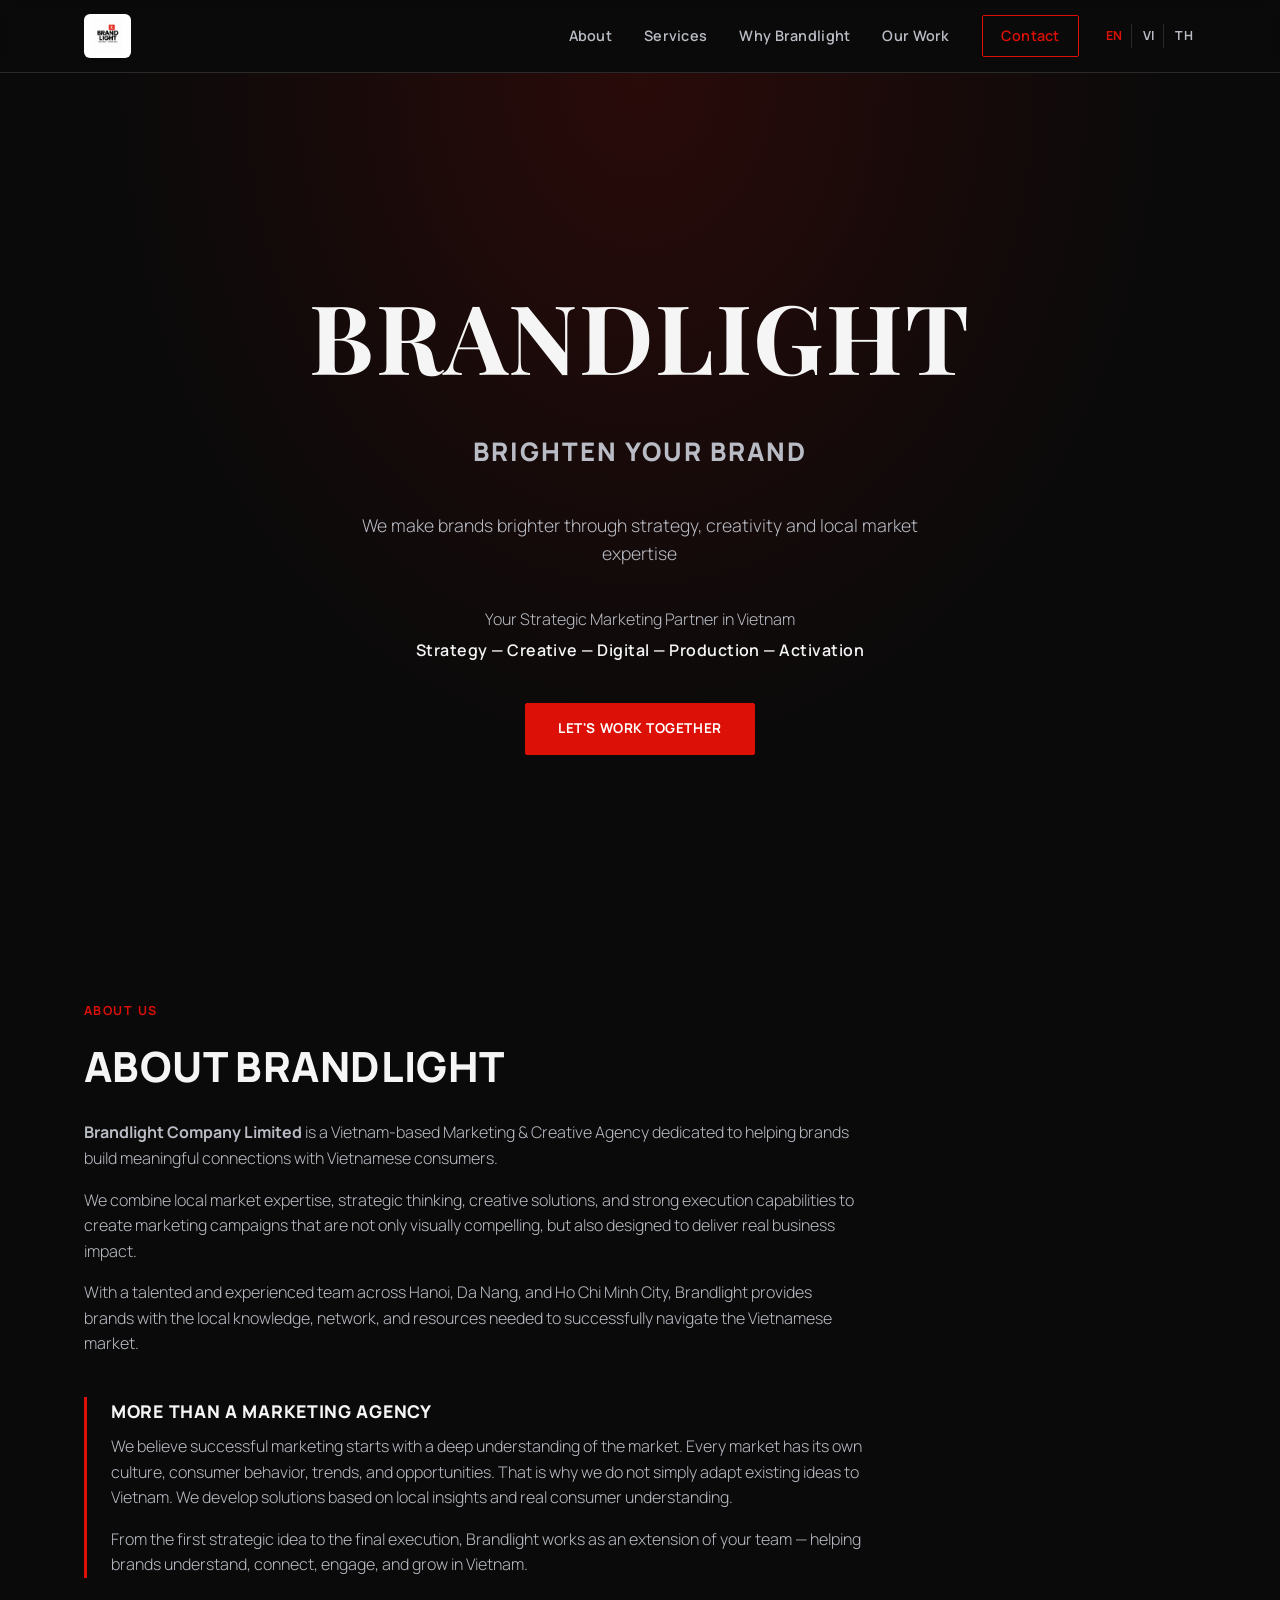
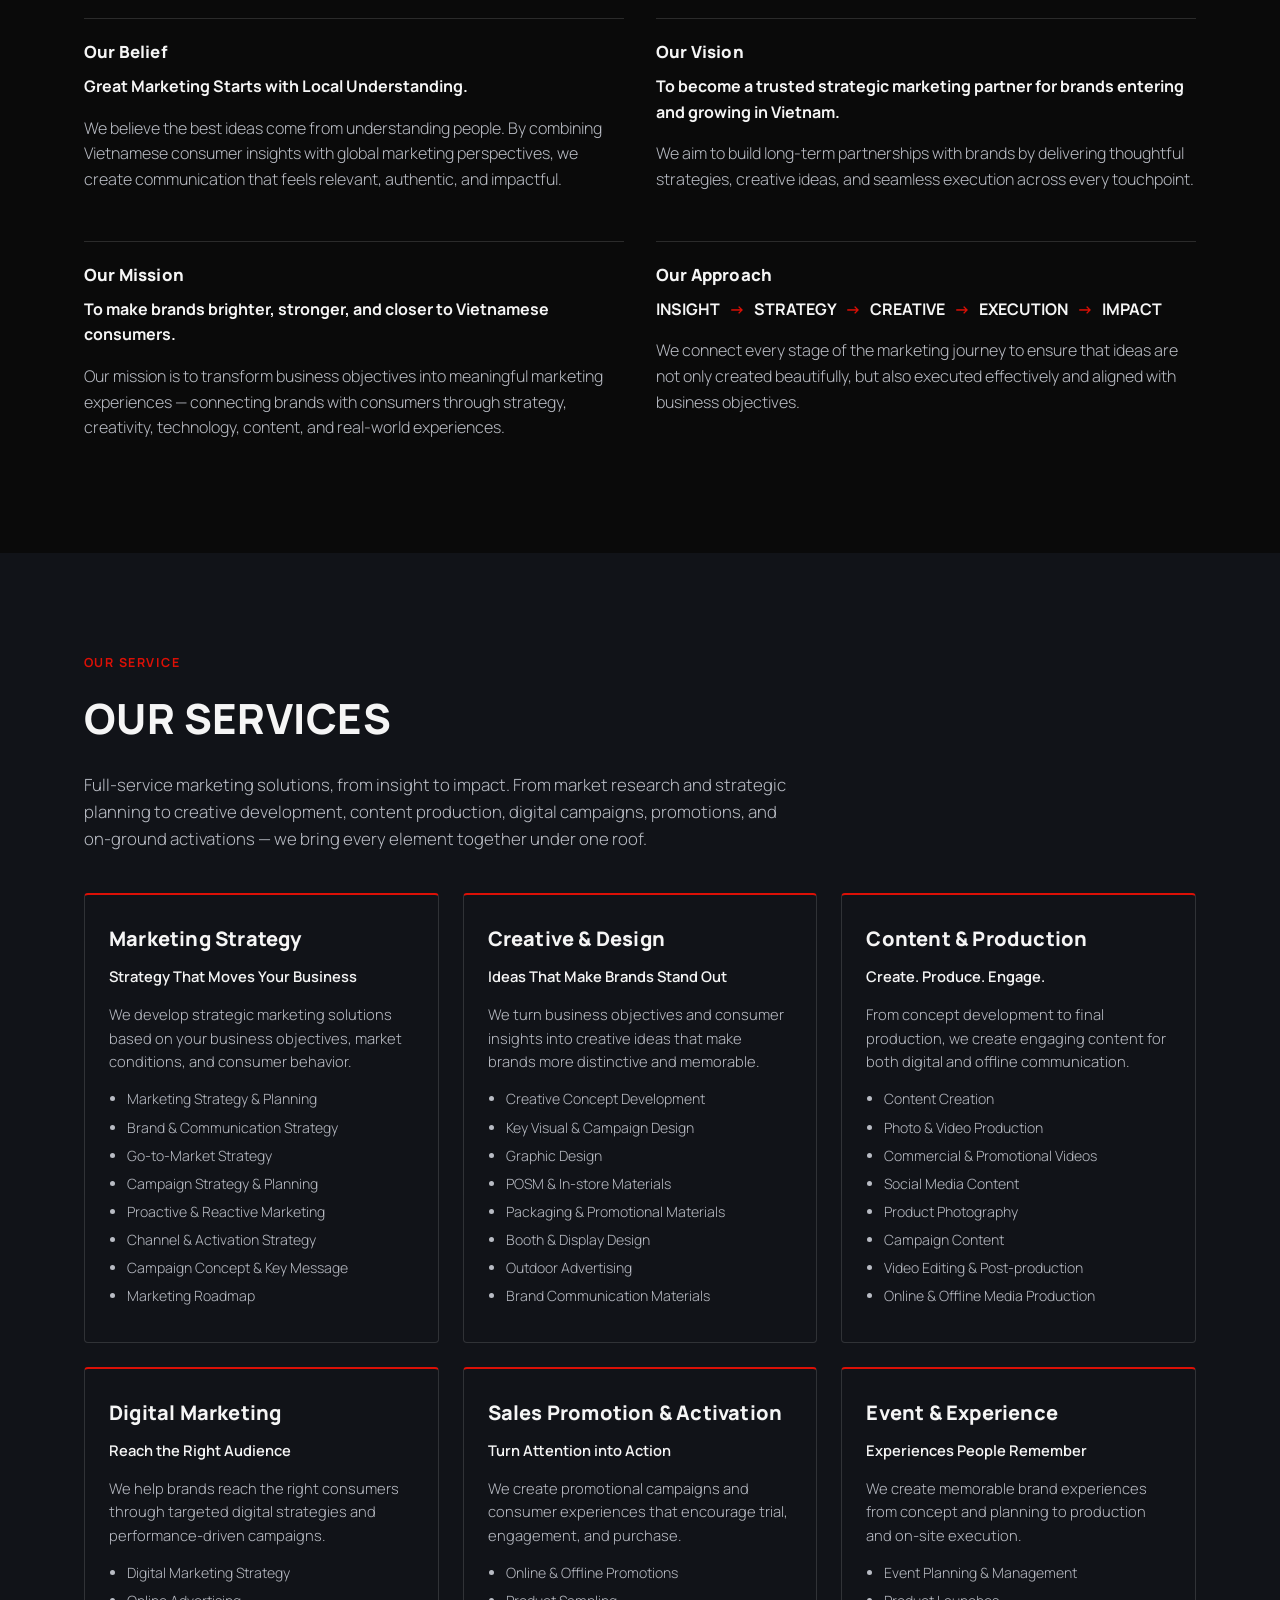
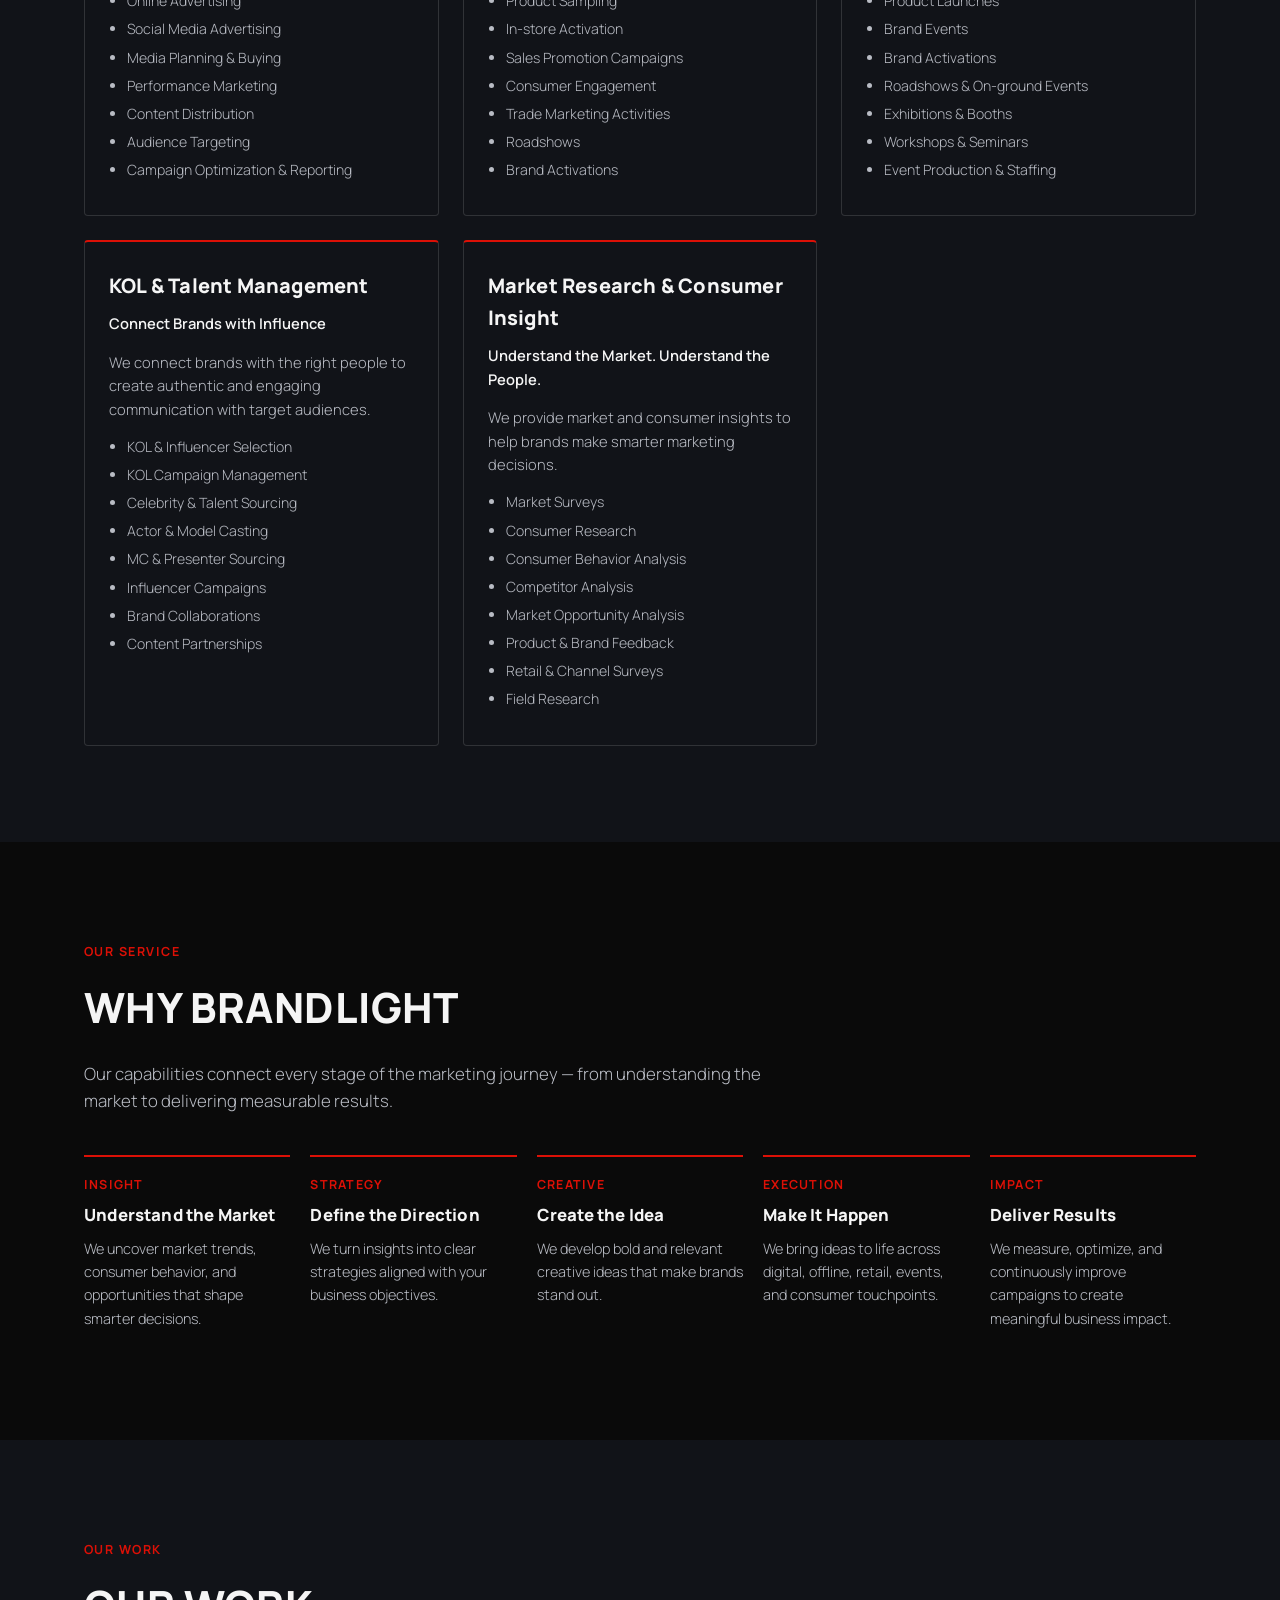
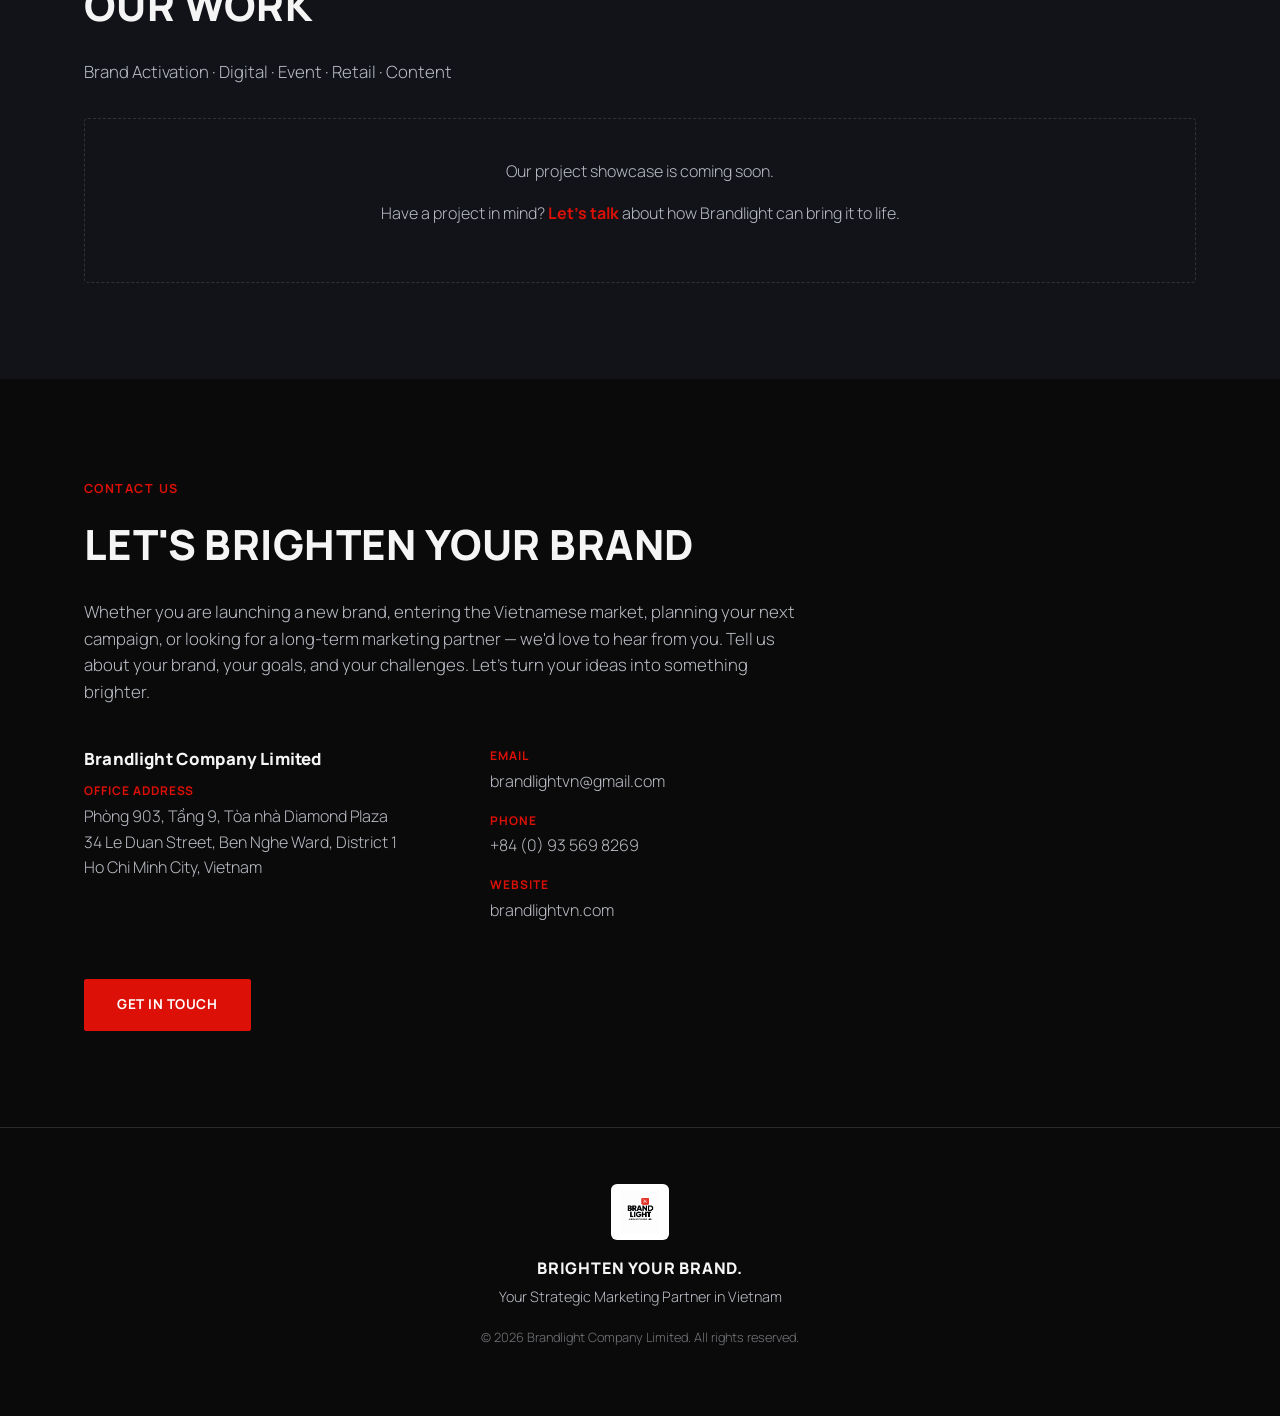
<file: index.html>
<!DOCTYPE html>
<html lang="en">
<head>
<meta charset="UTF-8">
<meta name="viewport" content="width=device-width, initial-scale=1.0">
<title>Brandlight — Your Strategic Marketing Partner in Vietnam</title>
<meta name="description" content="Brandlight is a Vietnam-based Marketing &amp; Creative Agency helping brands build meaningful connections with Vietnamese consumers through strategy, creative, content, digital, activation, event and KOL solutions.">
<meta name="theme-color" content="#0a0a0a">

<link rel="canonical" href="https://brandlightvn.com/">
<link rel="alternate" hreflang="en" href="https://brandlightvn.com/">
<link rel="alternate" hreflang="vi" href="https://brandlightvn.com/vi/">
<link rel="alternate" hreflang="th" href="https://brandlightvn.com/th/">
<link rel="alternate" hreflang="x-default" href="https://brandlightvn.com/">

<meta property="og:type" content="website">
<meta property="og:title" content="Brandlight — Brighten Your Brand">
<meta property="og:description" content="Your Strategic Marketing Partner in Vietnam. Strategy · Creative · Digital · Production · Activation.">
<meta property="og:image" content="assets/logo.png">
<meta name="twitter:card" content="summary">

<link rel="icon" type="image/png" href="assets/logo.png">
<link rel="preconnect" href="https://fonts.googleapis.com">
<link rel="preconnect" href="https://fonts.gstatic.com" crossorigin>
<link href="https://fonts.googleapis.com/css2?family=Playfair+Display:wght@600;700&family=Manrope:wght@300;400;600;700;800&display=swap" rel="stylesheet">
<link rel="stylesheet" href="assets/style.css">
</head>
<body>

<header class="site-header" id="top">
  <div class="header-inner">
    <a class="brand" href="#top" aria-label="Brandlight — Home">
      <img src="assets/logo.png" alt="Brandlight logo" class="brand-logo">
    </a>
    <div class="header-right">
      <nav class="main-nav" id="main-nav">
        <a href="#about">About</a>
        <a href="#services">Services</a>
        <a href="#why">Why Brandlight</a>
        <a href="#work">Our Work</a>
        <a href="#contact" class="nav-cta">Contact</a>
      </nav>
      <div class="lang-switch">
        <a href="/" class="active">EN</a>
        <a href="/vi/">VI</a>
        <a href="/th/">TH</a>
      </div>
      <button class="nav-toggle" id="nav-toggle" aria-label="Toggle menu" aria-expanded="false">
        <span></span><span></span><span></span>
      </button>
    </div>
  </div>
</header>

<main>

  <section class="hero" id="home">
    <div class="hero-inner">
      <h1 class="hero-title">BRANDLIGHT</h1>
      <p class="hero-tagline">BRIGHTEN YOUR BRAND</p>
      <p class="hero-desc">We make brands brighter through strategy, creativity and local market expertise</p>
      <div class="hero-sub">
        <p>Your Strategic Marketing Partner in Vietnam</p>
        <p class="hero-services-line">Strategy — Creative — Digital — Production — Activation</p>
      </div>
      <a href="#contact" class="btn btn-primary">Let's Work Together</a>
    </div>
  </section>

  <section class="section" id="about">
    <div class="section-inner">
      <p class="eyebrow">About us</p>
      <h2>ABOUT BRANDLIGHT</h2>
      <div class="about-copy">
        <p><strong>Brandlight Company Limited</strong> is a Vietnam-based Marketing &amp; Creative Agency dedicated to helping brands build meaningful connections with Vietnamese consumers.</p>
        <p>We combine local market expertise, strategic thinking, creative solutions, and strong execution capabilities to create marketing campaigns that are not only visually compelling, but also designed to deliver real business impact.</p>
        <p>With a talented and experienced team across Hanoi, Da Nang, and Ho Chi Minh City, Brandlight provides brands with the local knowledge, network, and resources needed to successfully navigate the Vietnamese market.</p>
      </div>

      <div class="about-highlight">
        <h3>MORE THAN A MARKETING AGENCY</h3>
        <p>We believe successful marketing starts with a deep understanding of the market. Every market has its own culture, consumer behavior, trends, and opportunities. That is why we do not simply adapt existing ideas to Vietnam. We develop solutions based on local insights and real consumer understanding.</p>
        <p>From the first strategic idea to the final execution, Brandlight works as an extension of your team — helping brands understand, connect, engage, and grow in Vietnam.</p>
      </div>

      <div class="pillars-grid">
        <div class="pillar">
          <h4>Our Belief</h4>
          <p class="pillar-lead">Great Marketing Starts with Local Understanding.</p>
          <p>We believe the best ideas come from understanding people. By combining Vietnamese consumer insights with global marketing perspectives, we create communication that feels relevant, authentic, and impactful.</p>
        </div>
        <div class="pillar">
          <h4>Our Vision</h4>
          <p class="pillar-lead">To become a trusted strategic marketing partner for brands entering and growing in Vietnam.</p>
          <p>We aim to build long-term partnerships with brands by delivering thoughtful strategies, creative ideas, and seamless execution across every touchpoint.</p>
        </div>
        <div class="pillar">
          <h4>Our Mission</h4>
          <p class="pillar-lead">To make brands brighter, stronger, and closer to Vietnamese consumers.</p>
          <p>Our mission is to transform business objectives into meaningful marketing experiences — connecting brands with consumers through strategy, creativity, technology, content, and real-world experiences.</p>
        </div>
        <div class="pillar">
          <h4>Our Approach</h4>
          <p class="pillar-lead approach-flow">INSIGHT <span>→</span> STRATEGY <span>→</span> CREATIVE <span>→</span> EXECUTION <span>→</span> IMPACT</p>
          <p>We connect every stage of the marketing journey to ensure that ideas are not only created beautifully, but also executed effectively and aligned with business objectives.</p>
        </div>
      </div>
    </div>
  </section>

  <section class="section section-alt" id="services">
    <div class="section-inner">
      <p class="eyebrow">Our service</p>
      <h2>OUR SERVICES</h2>
      <p class="section-lead">Full-service marketing solutions, from insight to impact. From market research and strategic planning to creative development, content production, digital campaigns, promotions, and on-ground activations — we bring every element together under one roof.</p>

      <div class="services-grid">

        <article class="service-card">
          <h3>Marketing Strategy</h3>
          <p class="service-tag">Strategy That Moves Your Business</p>
          <p class="service-desc">We develop strategic marketing solutions based on your business objectives, market conditions, and consumer behavior.</p>
          <ul>
            <li>Marketing Strategy &amp; Planning</li>
            <li>Brand &amp; Communication Strategy</li>
            <li>Go-to-Market Strategy</li>
            <li>Campaign Strategy &amp; Planning</li>
            <li>Proactive &amp; Reactive Marketing</li>
            <li>Channel &amp; Activation Strategy</li>
            <li>Campaign Concept &amp; Key Message</li>
            <li>Marketing Roadmap</li>
          </ul>
        </article>

        <article class="service-card">
          <h3>Creative &amp; Design</h3>
          <p class="service-tag">Ideas That Make Brands Stand Out</p>
          <p class="service-desc">We turn business objectives and consumer insights into creative ideas that make brands more distinctive and memorable.</p>
          <ul>
            <li>Creative Concept Development</li>
            <li>Key Visual &amp; Campaign Design</li>
            <li>Graphic Design</li>
            <li>POSM &amp; In-store Materials</li>
            <li>Packaging &amp; Promotional Materials</li>
            <li>Booth &amp; Display Design</li>
            <li>Outdoor Advertising</li>
            <li>Brand Communication Materials</li>
          </ul>
        </article>

        <article class="service-card">
          <h3>Content &amp; Production</h3>
          <p class="service-tag">Create. Produce. Engage.</p>
          <p class="service-desc">From concept development to final production, we create engaging content for both digital and offline communication.</p>
          <ul>
            <li>Content Creation</li>
            <li>Photo &amp; Video Production</li>
            <li>Commercial &amp; Promotional Videos</li>
            <li>Social Media Content</li>
            <li>Product Photography</li>
            <li>Campaign Content</li>
            <li>Video Editing &amp; Post-production</li>
            <li>Online &amp; Offline Media Production</li>
          </ul>
        </article>

        <article class="service-card">
          <h3>Digital Marketing</h3>
          <p class="service-tag">Reach the Right Audience</p>
          <p class="service-desc">We help brands reach the right consumers through targeted digital strategies and performance-driven campaigns.</p>
          <ul>
            <li>Digital Marketing Strategy</li>
            <li>Online Advertising</li>
            <li>Social Media Advertising</li>
            <li>Media Planning &amp; Buying</li>
            <li>Performance Marketing</li>
            <li>Content Distribution</li>
            <li>Audience Targeting</li>
            <li>Campaign Optimization &amp; Reporting</li>
          </ul>
        </article>

        <article class="service-card">
          <h3>Sales Promotion &amp; Activation</h3>
          <p class="service-tag">Turn Attention into Action</p>
          <p class="service-desc">We create promotional campaigns and consumer experiences that encourage trial, engagement, and purchase.</p>
          <ul>
            <li>Online &amp; Offline Promotions</li>
            <li>Product Sampling</li>
            <li>In-store Activation</li>
            <li>Sales Promotion Campaigns</li>
            <li>Consumer Engagement</li>
            <li>Trade Marketing Activities</li>
            <li>Roadshows</li>
            <li>Brand Activations</li>
          </ul>
        </article>

        <article class="service-card">
          <h3>Event &amp; Experience</h3>
          <p class="service-tag">Experiences People Remember</p>
          <p class="service-desc">We create memorable brand experiences from concept and planning to production and on-site execution.</p>
          <ul>
            <li>Event Planning &amp; Management</li>
            <li>Product Launches</li>
            <li>Brand Events</li>
            <li>Brand Activations</li>
            <li>Roadshows &amp; On-ground Events</li>
            <li>Exhibitions &amp; Booths</li>
            <li>Workshops &amp; Seminars</li>
            <li>Event Production &amp; Staffing</li>
          </ul>
        </article>

        <article class="service-card">
          <h3>KOL &amp; Talent Management</h3>
          <p class="service-tag">Connect Brands with Influence</p>
          <p class="service-desc">We connect brands with the right people to create authentic and engaging communication with target audiences.</p>
          <ul>
            <li>KOL &amp; Influencer Selection</li>
            <li>KOL Campaign Management</li>
            <li>Celebrity &amp; Talent Sourcing</li>
            <li>Actor &amp; Model Casting</li>
            <li>MC &amp; Presenter Sourcing</li>
            <li>Influencer Campaigns</li>
            <li>Brand Collaborations</li>
            <li>Content Partnerships</li>
          </ul>
        </article>

        <article class="service-card">
          <h3>Market Research &amp; Consumer Insight</h3>
          <p class="service-tag">Understand the Market. Understand the People.</p>
          <p class="service-desc">We provide market and consumer insights to help brands make smarter marketing decisions.</p>
          <ul>
            <li>Market Surveys</li>
            <li>Consumer Research</li>
            <li>Consumer Behavior Analysis</li>
            <li>Competitor Analysis</li>
            <li>Market Opportunity Analysis</li>
            <li>Product &amp; Brand Feedback</li>
            <li>Retail &amp; Channel Surveys</li>
            <li>Field Research</li>
          </ul>
        </article>

      </div>
    </div>
  </section>

  <section class="section" id="why">
    <div class="section-inner">
      <p class="eyebrow">Our service</p>
      <h2>WHY BRANDLIGHT</h2>
      <p class="section-lead">Our capabilities connect every stage of the marketing journey — from understanding the market to delivering measurable results.</p>

      <div class="capabilities">
        <div class="capability">
          <span class="capability-step">Insight</span>
          <h4>Understand the Market</h4>
          <p>We uncover market trends, consumer behavior, and opportunities that shape smarter decisions.</p>
        </div>
        <div class="capability">
          <span class="capability-step">Strategy</span>
          <h4>Define the Direction</h4>
          <p>We turn insights into clear strategies aligned with your business objectives.</p>
        </div>
        <div class="capability">
          <span class="capability-step">Creative</span>
          <h4>Create the Idea</h4>
          <p>We develop bold and relevant creative ideas that make brands stand out.</p>
        </div>
        <div class="capability">
          <span class="capability-step">Execution</span>
          <h4>Make It Happen</h4>
          <p>We bring ideas to life across digital, offline, retail, events, and consumer touchpoints.</p>
        </div>
        <div class="capability">
          <span class="capability-step">Impact</span>
          <h4>Deliver Results</h4>
          <p>We measure, optimize, and continuously improve campaigns to create meaningful business impact.</p>
        </div>
      </div>
    </div>
  </section>

  <section class="section section-alt" id="work">
    <div class="section-inner">
      <p class="eyebrow">Our work</p>
      <h2>OUR WORK</h2>
      <p class="section-lead">Brand Activation · Digital · Event · Retail · Content</p>
      <div class="work-placeholder">
        <p>Our project showcase is coming soon.</p>
        <p>Have a project in mind? <a href="#contact">Let's talk</a> about how Brandlight can bring it to life.</p>
      </div>
    </div>
  </section>

  <section class="section contact-section" id="contact">
    <div class="section-inner">
      <p class="eyebrow">Contact us</p>
      <h2>LET'S BRIGHTEN YOUR BRAND</h2>
      <p class="section-lead">Whether you are launching a new brand, entering the Vietnamese market, planning your next campaign, or looking for a long-term marketing partner — we'd love to hear from you. Tell us about your brand, your goals, and your challenges. Let's turn your ideas into something brighter.</p>

      <div class="contact-grid">
        <div class="contact-block">
          <h4>Brandlight Company Limited</h4>
          <p class="contact-label">Office Address</p>
          <p>Phòng 903, Tầng 9, Tòa nhà Diamond Plaza<br>
          34 Le Duan Street, Ben Nghe Ward, District 1<br>
          Ho Chi Minh City, Vietnam</p>
        </div>
        <div class="contact-block">
          <p class="contact-label">Email</p>
          <p><a href="mailto:brandlightvn@gmail.com">brandlightvn@gmail.com</a></p>
          <p class="contact-label">Phone</p>
          <p><a href="tel:+84935698269">+84 (0) 93 569 8269</a></p>
          <p class="contact-label">Website</p>
          <p><a href="https://brandlightvn.com" target="_blank" rel="noopener">brandlightvn.com</a></p>
        </div>
      </div>

      <a href="https://mail.google.com/mail/?view=cm&fs=1&to=brandlightvn@gmail.com&su=Marketing%20Inquiry%20-%20Brandlight" target="_blank" rel="noopener" class="btn btn-primary">Get In Touch</a>
    </div>
  </section>

</main>

<footer class="site-footer">
  <div class="footer-inner">
    <img src="assets/logo.png" alt="Brandlight logo" class="footer-logo">
    <p class="footer-tagline">BRIGHTEN YOUR BRAND.</p>
    <p class="footer-sub">Your Strategic Marketing Partner in Vietnam</p>
    <p class="footer-copy">© <span id="year"></span> Brandlight Company Limited. All rights reserved.</p>
  </div>
</footer>

<script src="assets/script.js"></script>
</body>
</html>
</file>
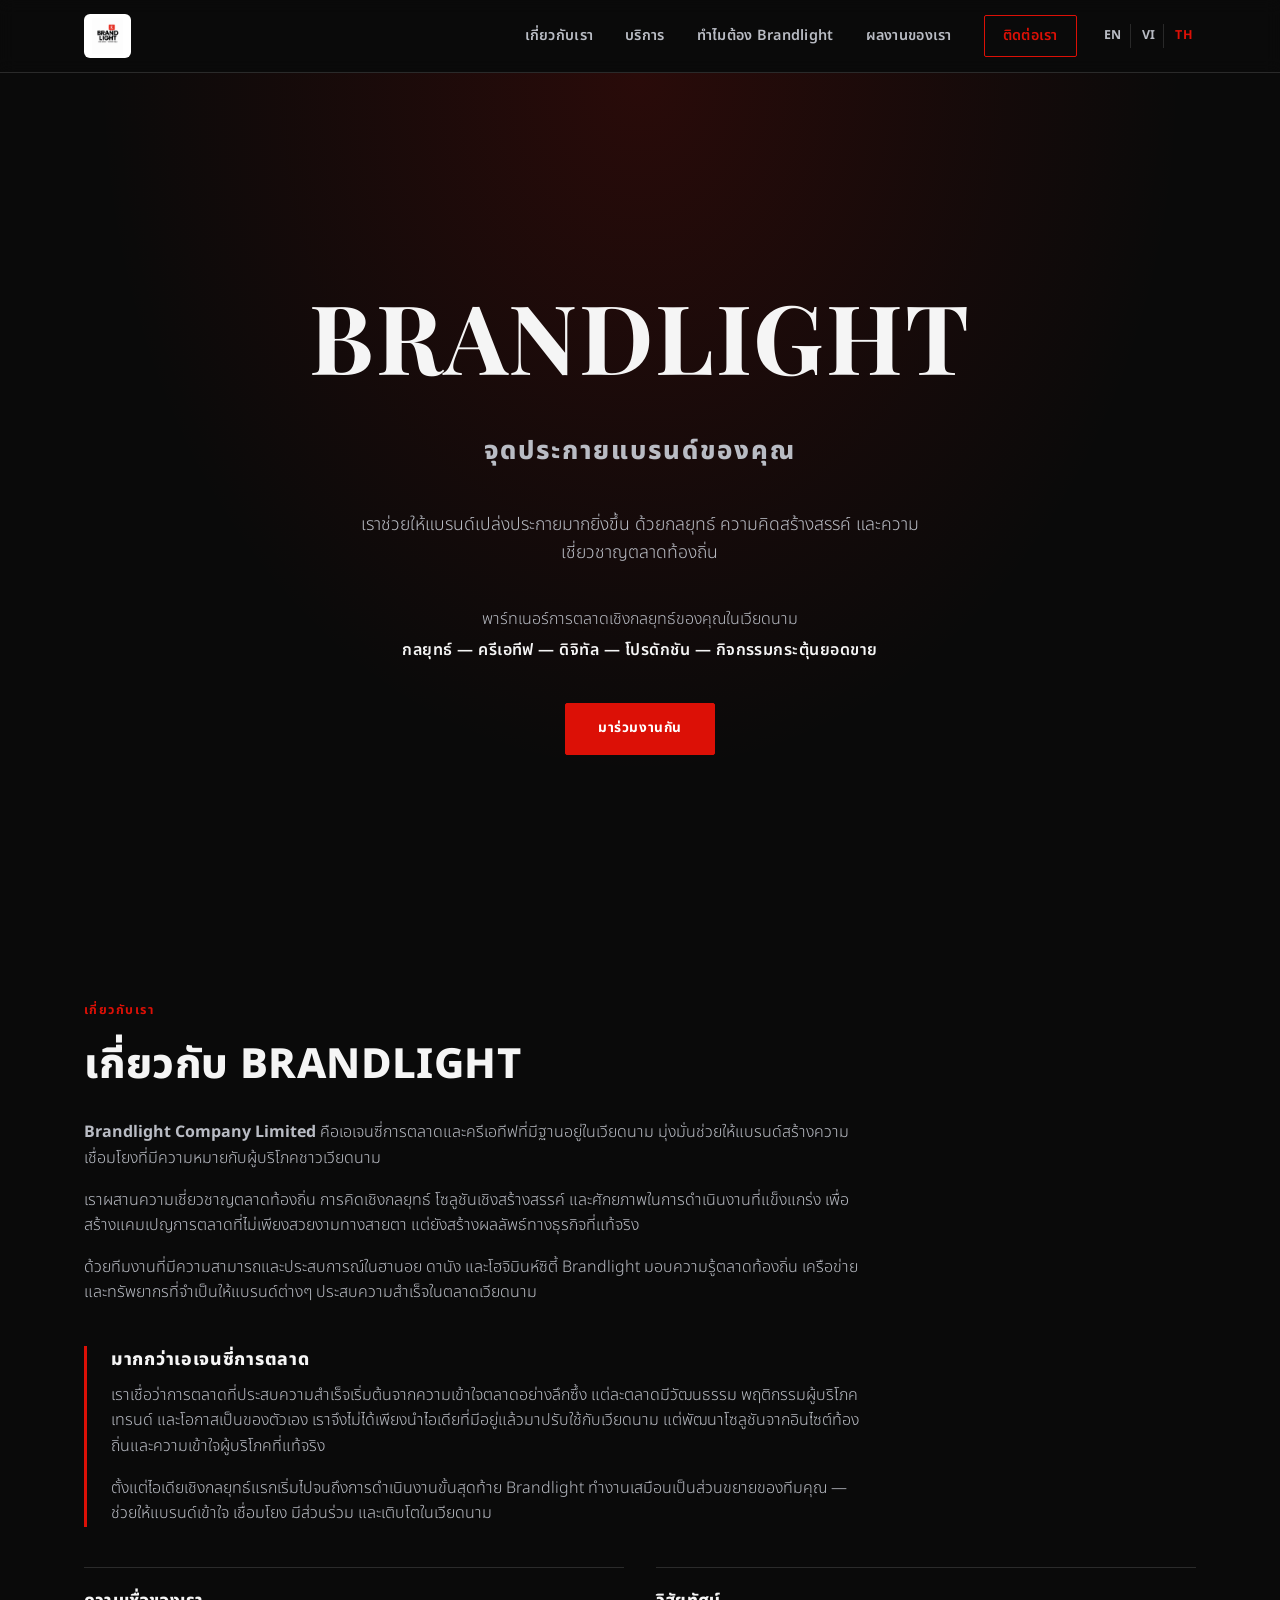
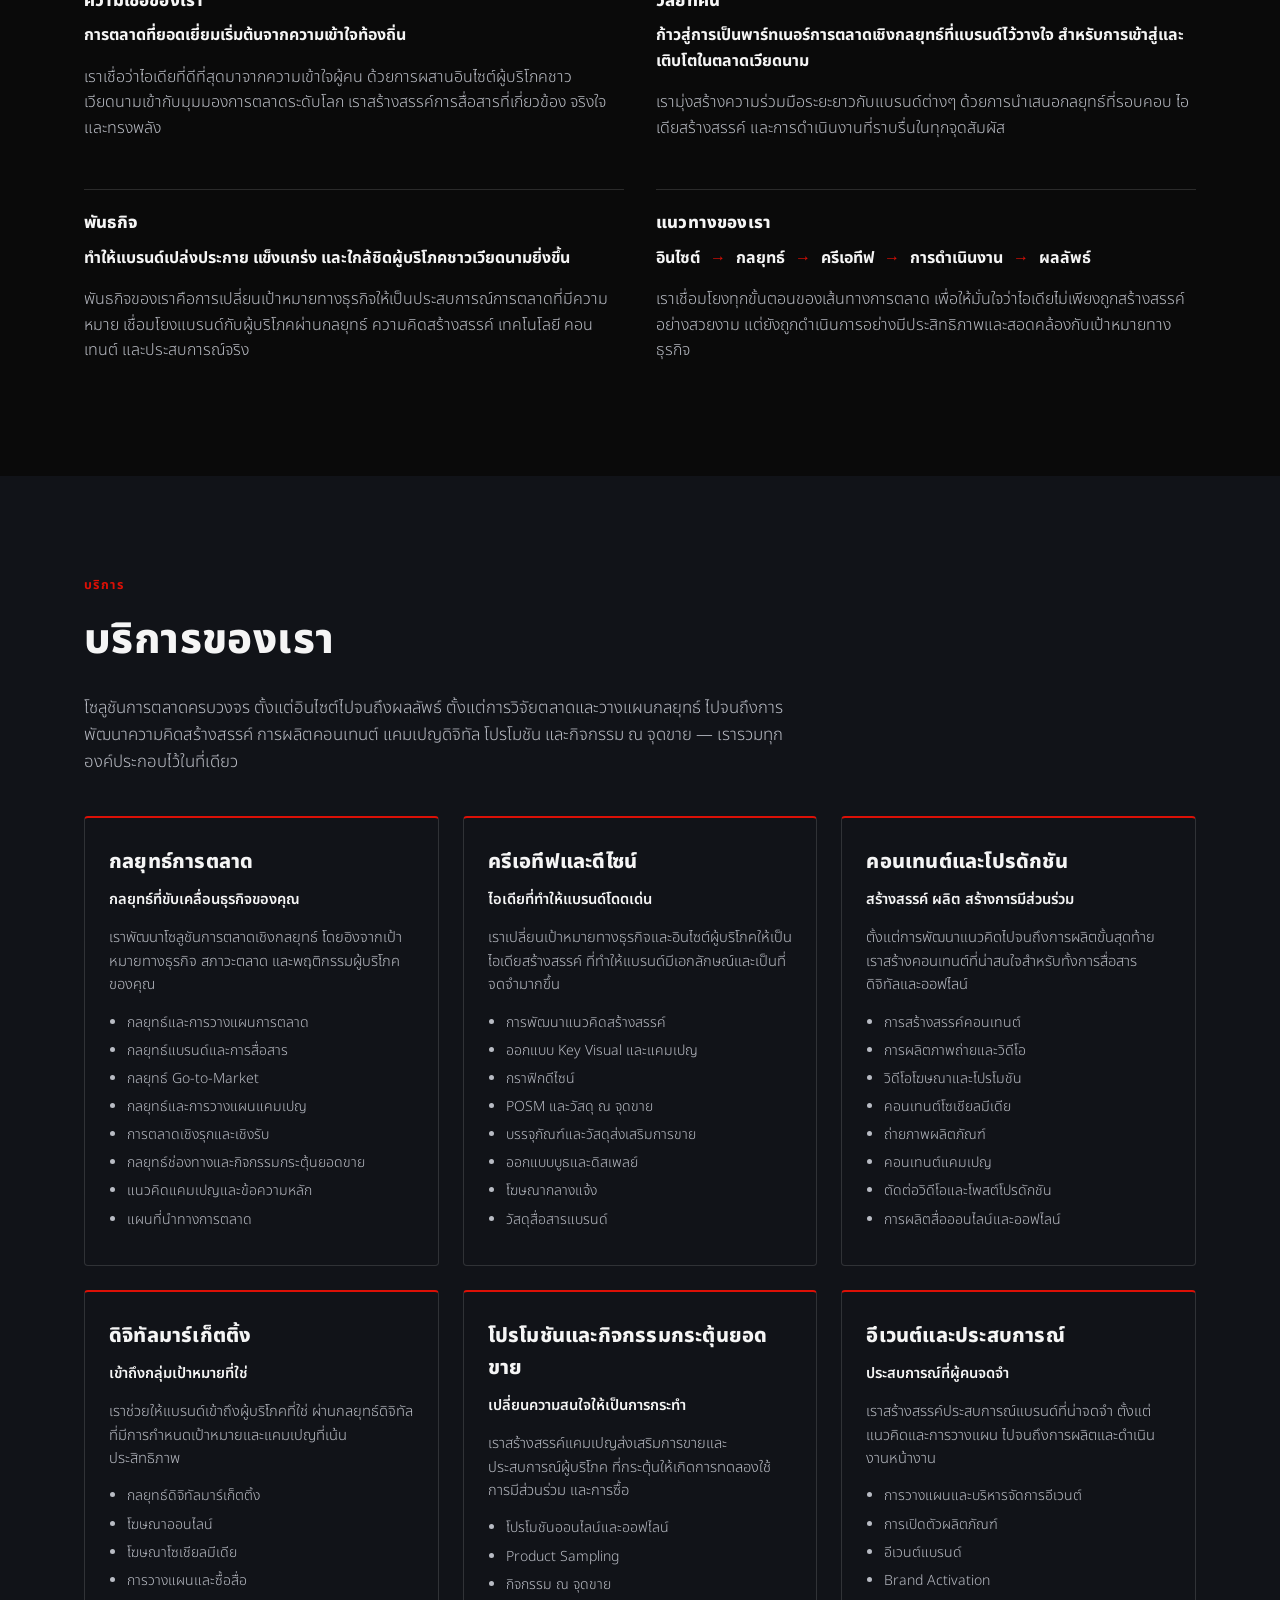
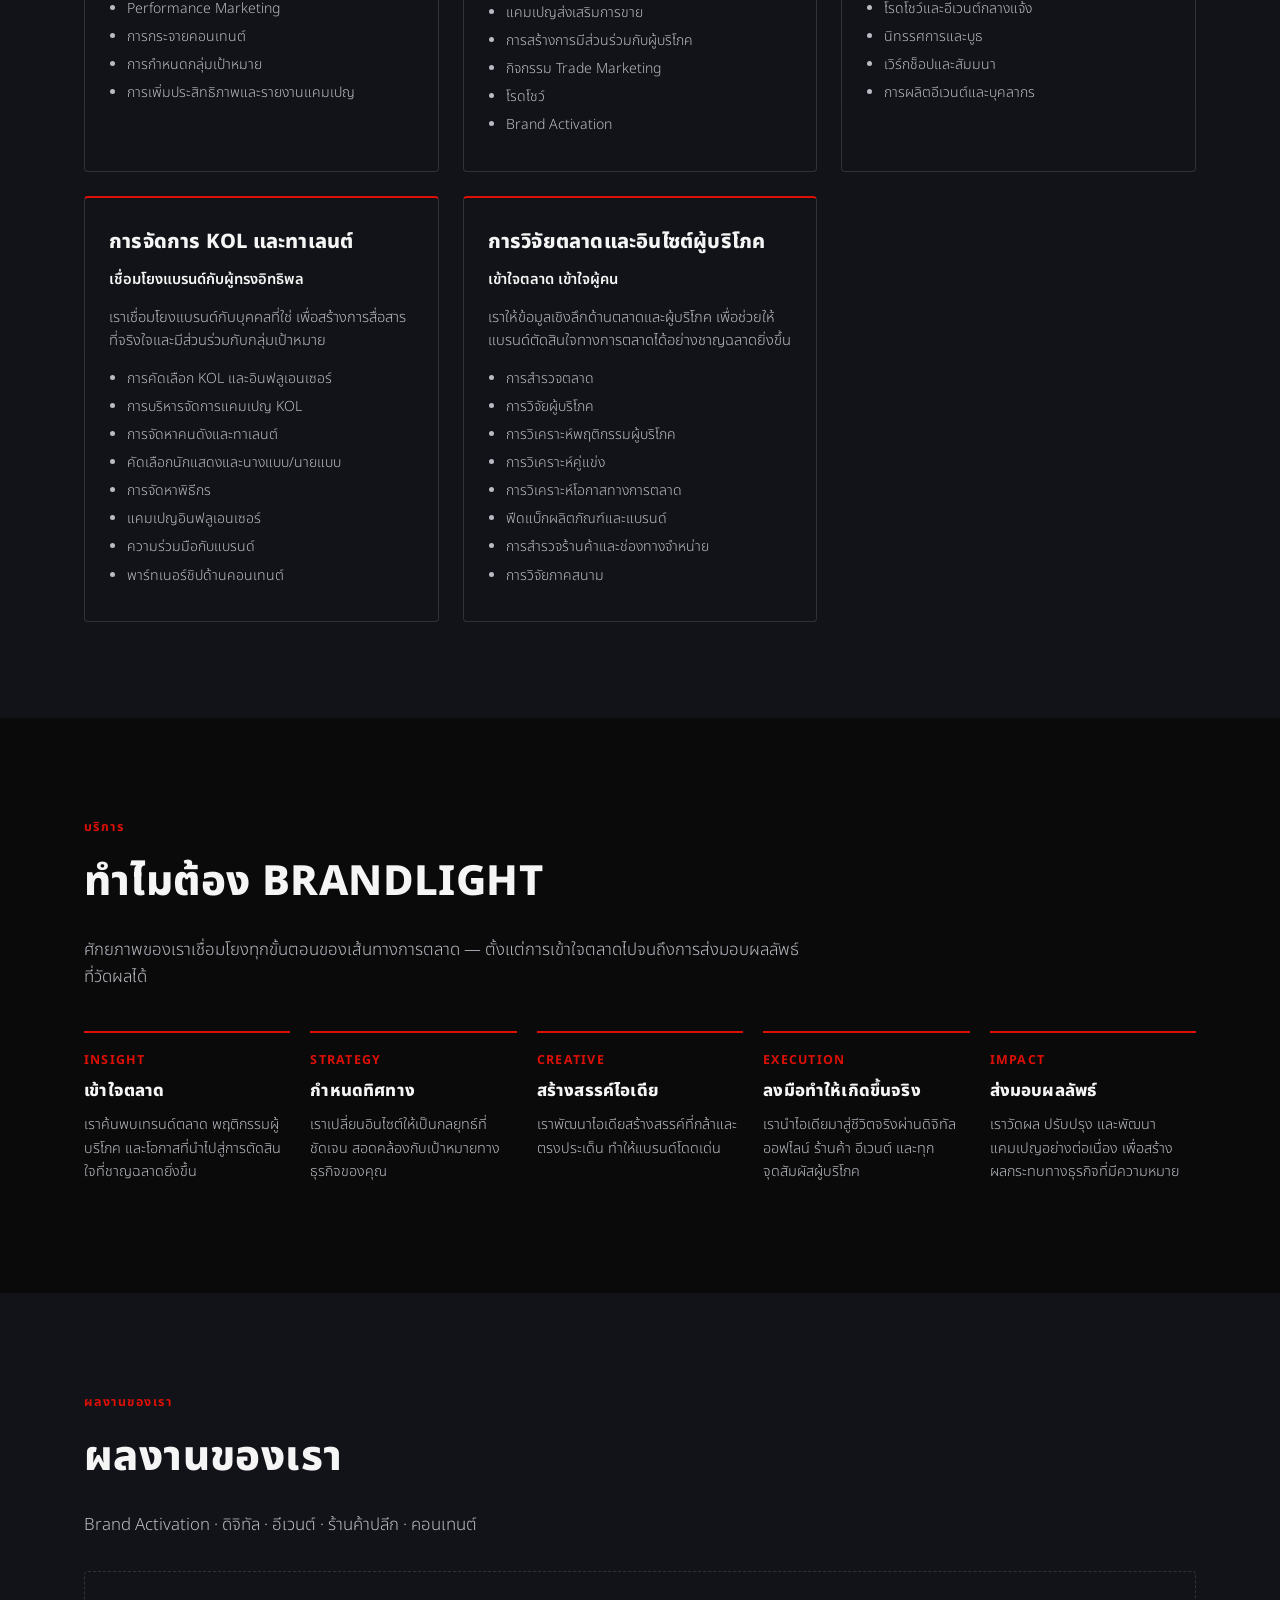
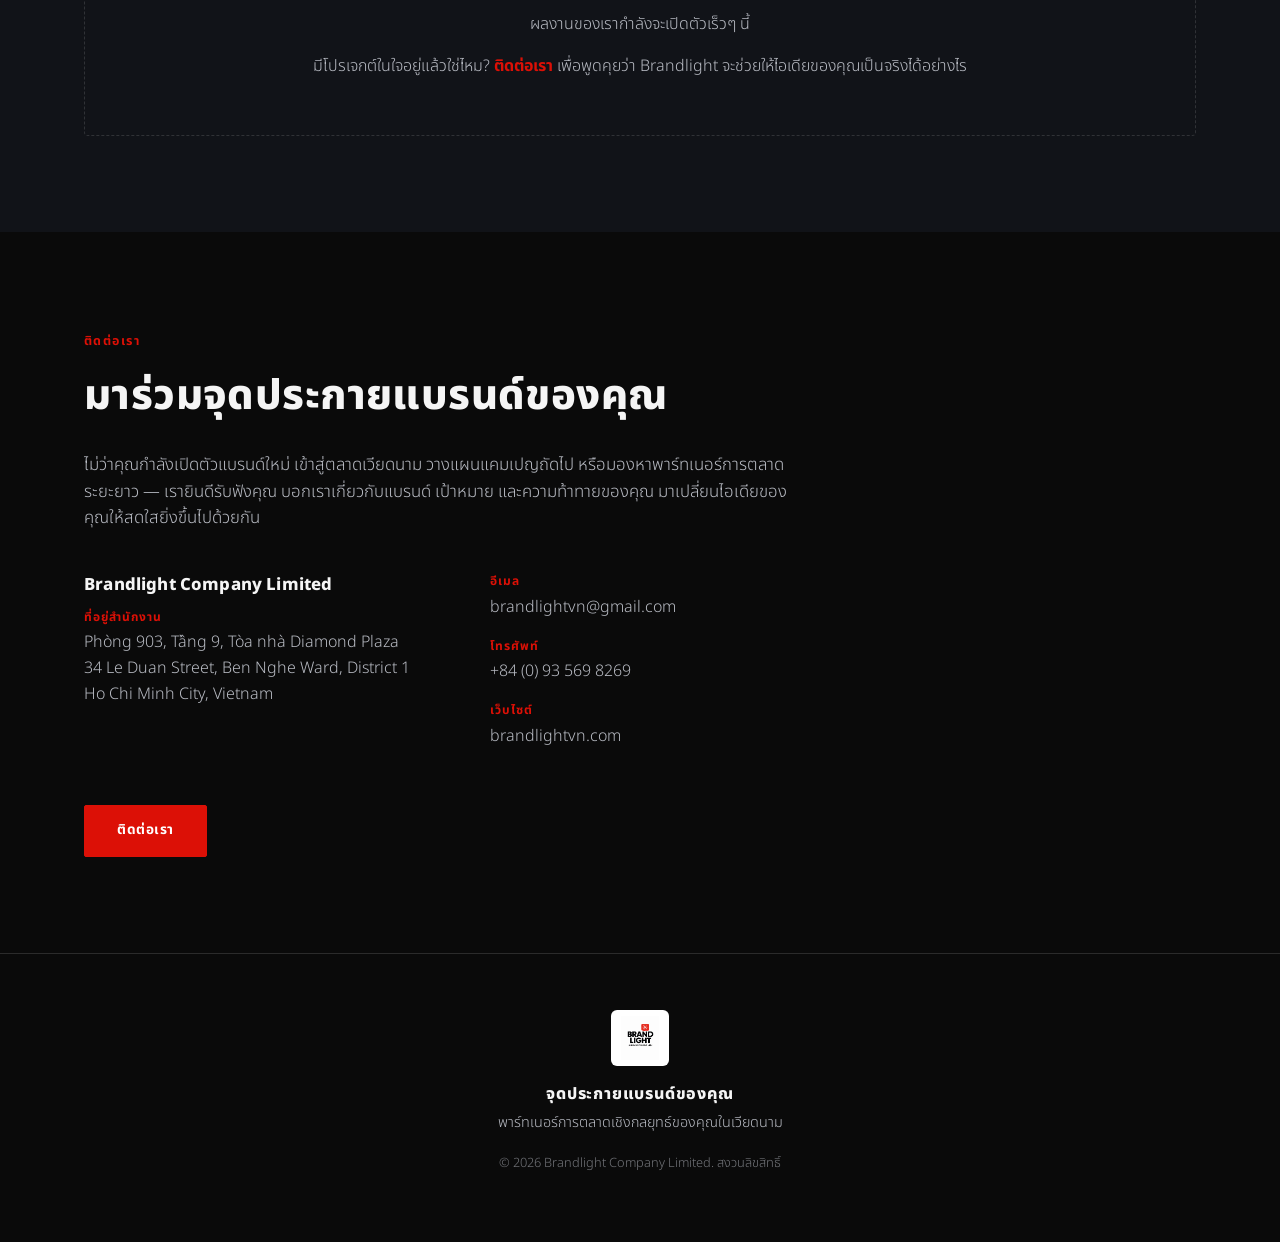
<file: th/index.html>
<!DOCTYPE html>
<html lang="th">
<head>
<meta charset="UTF-8">
<meta name="viewport" content="width=device-width, initial-scale=1.0">
<title>Brandlight — พาร์ทเนอร์การตลาดเชิงกลยุทธ์ของคุณในเวียดนาม</title>
<meta name="description" content="Brandlight คือเอเจนซี่การตลาดและครีเอทีฟในเวียดนาม ที่ช่วยแบรนด์สร้างความเชื่อมโยงที่มีความหมายกับผู้บริโภคชาวเวียดนาม ผ่านกลยุทธ์ ความคิดสร้างสรรค์ คอนเทนต์ ดิจิทัล กิจกรรมกระตุ้นยอดขาย อีเวนต์ และ KOL">
<meta name="theme-color" content="#0a0a0a">

<link rel="canonical" href="https://brandlightvn.com/th/">
<link rel="alternate" hreflang="en" href="https://brandlightvn.com/">
<link rel="alternate" hreflang="vi" href="https://brandlightvn.com/vi/">
<link rel="alternate" hreflang="th" href="https://brandlightvn.com/th/">
<link rel="alternate" hreflang="x-default" href="https://brandlightvn.com/">

<meta property="og:type" content="website">
<meta property="og:title" content="Brandlight — จุดประกายแบรนด์ของคุณ">
<meta property="og:description" content="พาร์ทเนอร์การตลาดเชิงกลยุทธ์ของคุณในเวียดนาม กลยุทธ์ · ครีเอทีฟ · ดิจิทัล · โปรดักชัน · กิจกรรมกระตุ้นยอดขาย">
<meta property="og:image" content="../assets/logo.png">
<meta name="twitter:card" content="summary">

<link rel="icon" type="image/png" href="../assets/logo.png">
<link rel="preconnect" href="https://fonts.googleapis.com">
<link rel="preconnect" href="https://fonts.gstatic.com" crossorigin>
<link href="https://fonts.googleapis.com/css2?family=Playfair+Display:wght@600;700&family=Noto+Sans+Thai:wght@300;400;600;700;800&display=swap" rel="stylesheet">
<link rel="stylesheet" href="../assets/style.css">
<style>
  :root { --font-sans: "Noto Sans Thai", "Manrope", sans-serif; }
</style>
</head>
<body>

<header class="site-header" id="top">
  <div class="header-inner">
    <a class="brand" href="#top" aria-label="Brandlight — หน้าแรก">
      <img src="../assets/logo.png" alt="Brandlight logo" class="brand-logo">
    </a>
    <div class="header-right">
      <nav class="main-nav" id="main-nav">
        <a href="#about">เกี่ยวกับเรา</a>
        <a href="#services">บริการ</a>
        <a href="#why">ทำไมต้อง Brandlight</a>
        <a href="#work">ผลงานของเรา</a>
        <a href="#contact" class="nav-cta">ติดต่อเรา</a>
      </nav>
      <div class="lang-switch">
        <a href="/">EN</a>
        <a href="/vi/">VI</a>
        <a href="/th/" class="active">TH</a>
      </div>
      <button class="nav-toggle" id="nav-toggle" aria-label="Toggle menu" aria-expanded="false">
        <span></span><span></span><span></span>
      </button>
    </div>
  </div>
</header>

<main>

  <section class="hero" id="home">
    <div class="hero-inner">
      <h1 class="hero-title">BRANDLIGHT</h1>
      <p class="hero-tagline">จุดประกายแบรนด์ของคุณ</p>
      <p class="hero-desc">เราช่วยให้แบรนด์เปล่งประกายมากยิ่งขึ้น ด้วยกลยุทธ์ ความคิดสร้างสรรค์ และความเชี่ยวชาญตลาดท้องถิ่น</p>
      <div class="hero-sub">
        <p>พาร์ทเนอร์การตลาดเชิงกลยุทธ์ของคุณในเวียดนาม</p>
        <p class="hero-services-line">กลยุทธ์ — ครีเอทีฟ — ดิจิทัล — โปรดักชัน — กิจกรรมกระตุ้นยอดขาย</p>
      </div>
      <a href="#contact" class="btn btn-primary">มาร่วมงานกัน</a>
    </div>
  </section>

  <section class="section" id="about">
    <div class="section-inner">
      <p class="eyebrow">เกี่ยวกับเรา</p>
      <h2>เกี่ยวกับ BRANDLIGHT</h2>
      <div class="about-copy">
        <p><strong>Brandlight Company Limited</strong> คือเอเจนซี่การตลาดและครีเอทีฟที่มีฐานอยู่ในเวียดนาม มุ่งมั่นช่วยให้แบรนด์สร้างความเชื่อมโยงที่มีความหมายกับผู้บริโภคชาวเวียดนาม</p>
        <p>เราผสานความเชี่ยวชาญตลาดท้องถิ่น การคิดเชิงกลยุทธ์ โซลูชันเชิงสร้างสรรค์ และศักยภาพในการดำเนินงานที่แข็งแกร่ง เพื่อสร้างแคมเปญการตลาดที่ไม่เพียงสวยงามทางสายตา แต่ยังสร้างผลลัพธ์ทางธุรกิจที่แท้จริง</p>
        <p>ด้วยทีมงานที่มีความสามารถและประสบการณ์ในฮานอย ดานัง และโฮจิมินห์ซิตี้ Brandlight มอบความรู้ตลาดท้องถิ่น เครือข่าย และทรัพยากรที่จำเป็นให้แบรนด์ต่างๆ ประสบความสำเร็จในตลาดเวียดนาม</p>
      </div>

      <div class="about-highlight">
        <h3>มากกว่าเอเจนซี่การตลาด</h3>
        <p>เราเชื่อว่าการตลาดที่ประสบความสำเร็จเริ่มต้นจากความเข้าใจตลาดอย่างลึกซึ้ง แต่ละตลาดมีวัฒนธรรม พฤติกรรมผู้บริโภค เทรนด์ และโอกาสเป็นของตัวเอง เราจึงไม่ได้เพียงนำไอเดียที่มีอยู่แล้วมาปรับใช้กับเวียดนาม แต่พัฒนาโซลูชันจากอินไซต์ท้องถิ่นและความเข้าใจผู้บริโภคที่แท้จริง</p>
        <p>ตั้งแต่ไอเดียเชิงกลยุทธ์แรกเริ่มไปจนถึงการดำเนินงานขั้นสุดท้าย Brandlight ทำงานเสมือนเป็นส่วนขยายของทีมคุณ — ช่วยให้แบรนด์เข้าใจ เชื่อมโยง มีส่วนร่วม และเติบโตในเวียดนาม</p>
      </div>

      <div class="pillars-grid">
        <div class="pillar">
          <h4>ความเชื่อของเรา</h4>
          <p class="pillar-lead">การตลาดที่ยอดเยี่ยมเริ่มต้นจากความเข้าใจท้องถิ่น</p>
          <p>เราเชื่อว่าไอเดียที่ดีที่สุดมาจากความเข้าใจผู้คน ด้วยการผสานอินไซต์ผู้บริโภคชาวเวียดนามเข้ากับมุมมองการตลาดระดับโลก เราสร้างสรรค์การสื่อสารที่เกี่ยวข้อง จริงใจ และทรงพลัง</p>
        </div>
        <div class="pillar">
          <h4>วิสัยทัศน์</h4>
          <p class="pillar-lead">ก้าวสู่การเป็นพาร์ทเนอร์การตลาดเชิงกลยุทธ์ที่แบรนด์ไว้วางใจ สำหรับการเข้าสู่และเติบโตในตลาดเวียดนาม</p>
          <p>เรามุ่งสร้างความร่วมมือระยะยาวกับแบรนด์ต่างๆ ด้วยการนำเสนอกลยุทธ์ที่รอบคอบ ไอเดียสร้างสรรค์ และการดำเนินงานที่ราบรื่นในทุกจุดสัมผัส</p>
        </div>
        <div class="pillar">
          <h4>พันธกิจ</h4>
          <p class="pillar-lead">ทำให้แบรนด์เปล่งประกาย แข็งแกร่ง และใกล้ชิดผู้บริโภคชาวเวียดนามยิ่งขึ้น</p>
          <p>พันธกิจของเราคือการเปลี่ยนเป้าหมายทางธุรกิจให้เป็นประสบการณ์การตลาดที่มีความหมาย เชื่อมโยงแบรนด์กับผู้บริโภคผ่านกลยุทธ์ ความคิดสร้างสรรค์ เทคโนโลยี คอนเทนต์ และประสบการณ์จริง</p>
        </div>
        <div class="pillar">
          <h4>แนวทางของเรา</h4>
          <p class="pillar-lead approach-flow">อินไซต์ <span>→</span> กลยุทธ์ <span>→</span> ครีเอทีฟ <span>→</span> การดำเนินงาน <span>→</span> ผลลัพธ์</p>
          <p>เราเชื่อมโยงทุกขั้นตอนของเส้นทางการตลาด เพื่อให้มั่นใจว่าไอเดียไม่เพียงถูกสร้างสรรค์อย่างสวยงาม แต่ยังถูกดำเนินการอย่างมีประสิทธิภาพและสอดคล้องกับเป้าหมายทางธุรกิจ</p>
        </div>
      </div>
    </div>
  </section>

  <section class="section section-alt" id="services">
    <div class="section-inner">
      <p class="eyebrow">บริการ</p>
      <h2>บริการของเรา</h2>
      <p class="section-lead">โซลูชันการตลาดครบวงจร ตั้งแต่อินไซต์ไปจนถึงผลลัพธ์ ตั้งแต่การวิจัยตลาดและวางแผนกลยุทธ์ ไปจนถึงการพัฒนาความคิดสร้างสรรค์ การผลิตคอนเทนต์ แคมเปญดิจิทัล โปรโมชัน และกิจกรรม ณ จุดขาย — เรารวมทุกองค์ประกอบไว้ในที่เดียว</p>

      <div class="services-grid">

        <article class="service-card">
          <h3>กลยุทธ์การตลาด</h3>
          <p class="service-tag">กลยุทธ์ที่ขับเคลื่อนธุรกิจของคุณ</p>
          <p class="service-desc">เราพัฒนาโซลูชันการตลาดเชิงกลยุทธ์ โดยอิงจากเป้าหมายทางธุรกิจ สภาวะตลาด และพฤติกรรมผู้บริโภคของคุณ</p>
          <ul>
            <li>กลยุทธ์และการวางแผนการตลาด</li>
            <li>กลยุทธ์แบรนด์และการสื่อสาร</li>
            <li>กลยุทธ์ Go-to-Market</li>
            <li>กลยุทธ์และการวางแผนแคมเปญ</li>
            <li>การตลาดเชิงรุกและเชิงรับ</li>
            <li>กลยุทธ์ช่องทางและกิจกรรมกระตุ้นยอดขาย</li>
            <li>แนวคิดแคมเปญและข้อความหลัก</li>
            <li>แผนที่นำทางการตลาด</li>
          </ul>
        </article>

        <article class="service-card">
          <h3>ครีเอทีฟและดีไซน์</h3>
          <p class="service-tag">ไอเดียที่ทำให้แบรนด์โดดเด่น</p>
          <p class="service-desc">เราเปลี่ยนเป้าหมายทางธุรกิจและอินไซต์ผู้บริโภคให้เป็นไอเดียสร้างสรรค์ ที่ทำให้แบรนด์มีเอกลักษณ์และเป็นที่จดจำมากขึ้น</p>
          <ul>
            <li>การพัฒนาแนวคิดสร้างสรรค์</li>
            <li>ออกแบบ Key Visual และแคมเปญ</li>
            <li>กราฟิกดีไซน์</li>
            <li>POSM และวัสดุ ณ จุดขาย</li>
            <li>บรรจุภัณฑ์และวัสดุส่งเสริมการขาย</li>
            <li>ออกแบบบูธและดิสเพลย์</li>
            <li>โฆษณากลางแจ้ง</li>
            <li>วัสดุสื่อสารแบรนด์</li>
          </ul>
        </article>

        <article class="service-card">
          <h3>คอนเทนต์และโปรดักชัน</h3>
          <p class="service-tag">สร้างสรรค์ ผลิต สร้างการมีส่วนร่วม</p>
          <p class="service-desc">ตั้งแต่การพัฒนาแนวคิดไปจนถึงการผลิตขั้นสุดท้าย เราสร้างคอนเทนต์ที่น่าสนใจสำหรับทั้งการสื่อสารดิจิทัลและออฟไลน์</p>
          <ul>
            <li>การสร้างสรรค์คอนเทนต์</li>
            <li>การผลิตภาพถ่ายและวิดีโอ</li>
            <li>วิดีโอโฆษณาและโปรโมชัน</li>
            <li>คอนเทนต์โซเชียลมีเดีย</li>
            <li>ถ่ายภาพผลิตภัณฑ์</li>
            <li>คอนเทนต์แคมเปญ</li>
            <li>ตัดต่อวิดีโอและโพสต์โปรดักชัน</li>
            <li>การผลิตสื่อออนไลน์และออฟไลน์</li>
          </ul>
        </article>

        <article class="service-card">
          <h3>ดิจิทัลมาร์เก็ตติ้ง</h3>
          <p class="service-tag">เข้าถึงกลุ่มเป้าหมายที่ใช่</p>
          <p class="service-desc">เราช่วยให้แบรนด์เข้าถึงผู้บริโภคที่ใช่ ผ่านกลยุทธ์ดิจิทัลที่มีการกำหนดเป้าหมายและแคมเปญที่เน้นประสิทธิภาพ</p>
          <ul>
            <li>กลยุทธ์ดิจิทัลมาร์เก็ตติ้ง</li>
            <li>โฆษณาออนไลน์</li>
            <li>โฆษณาโซเชียลมีเดีย</li>
            <li>การวางแผนและซื้อสื่อ</li>
            <li>Performance Marketing</li>
            <li>การกระจายคอนเทนต์</li>
            <li>การกำหนดกลุ่มเป้าหมาย</li>
            <li>การเพิ่มประสิทธิภาพและรายงานแคมเปญ</li>
          </ul>
        </article>

        <article class="service-card">
          <h3>โปรโมชันและกิจกรรมกระตุ้นยอดขาย</h3>
          <p class="service-tag">เปลี่ยนความสนใจให้เป็นการกระทำ</p>
          <p class="service-desc">เราสร้างสรรค์แคมเปญส่งเสริมการขายและประสบการณ์ผู้บริโภค ที่กระตุ้นให้เกิดการทดลองใช้ การมีส่วนร่วม และการซื้อ</p>
          <ul>
            <li>โปรโมชันออนไลน์และออฟไลน์</li>
            <li>Product Sampling</li>
            <li>กิจกรรม ณ จุดขาย</li>
            <li>แคมเปญส่งเสริมการขาย</li>
            <li>การสร้างการมีส่วนร่วมกับผู้บริโภค</li>
            <li>กิจกรรม Trade Marketing</li>
            <li>โรดโชว์</li>
            <li>Brand Activation</li>
          </ul>
        </article>

        <article class="service-card">
          <h3>อีเวนต์และประสบการณ์</h3>
          <p class="service-tag">ประสบการณ์ที่ผู้คนจดจำ</p>
          <p class="service-desc">เราสร้างสรรค์ประสบการณ์แบรนด์ที่น่าจดจำ ตั้งแต่แนวคิดและการวางแผน ไปจนถึงการผลิตและดำเนินงานหน้างาน</p>
          <ul>
            <li>การวางแผนและบริหารจัดการอีเวนต์</li>
            <li>การเปิดตัวผลิตภัณฑ์</li>
            <li>อีเวนต์แบรนด์</li>
            <li>Brand Activation</li>
            <li>โรดโชว์และอีเวนต์กลางแจ้ง</li>
            <li>นิทรรศการและบูธ</li>
            <li>เวิร์กช็อปและสัมมนา</li>
            <li>การผลิตอีเวนต์และบุคลากร</li>
          </ul>
        </article>

        <article class="service-card">
          <h3>การจัดการ KOL และทาเลนต์</h3>
          <p class="service-tag">เชื่อมโยงแบรนด์กับผู้ทรงอิทธิพล</p>
          <p class="service-desc">เราเชื่อมโยงแบรนด์กับบุคคลที่ใช่ เพื่อสร้างการสื่อสารที่จริงใจและมีส่วนร่วมกับกลุ่มเป้าหมาย</p>
          <ul>
            <li>การคัดเลือก KOL และอินฟลูเอนเซอร์</li>
            <li>การบริหารจัดการแคมเปญ KOL</li>
            <li>การจัดหาคนดังและทาเลนต์</li>
            <li>คัดเลือกนักแสดงและนางแบบ/นายแบบ</li>
            <li>การจัดหาพิธีกร</li>
            <li>แคมเปญอินฟลูเอนเซอร์</li>
            <li>ความร่วมมือกับแบรนด์</li>
            <li>พาร์ทเนอร์ชิปด้านคอนเทนต์</li>
          </ul>
        </article>

        <article class="service-card">
          <h3>การวิจัยตลาดและอินไซต์ผู้บริโภค</h3>
          <p class="service-tag">เข้าใจตลาด เข้าใจผู้คน</p>
          <p class="service-desc">เราให้ข้อมูลเชิงลึกด้านตลาดและผู้บริโภค เพื่อช่วยให้แบรนด์ตัดสินใจทางการตลาดได้อย่างชาญฉลาดยิ่งขึ้น</p>
          <ul>
            <li>การสำรวจตลาด</li>
            <li>การวิจัยผู้บริโภค</li>
            <li>การวิเคราะห์พฤติกรรมผู้บริโภค</li>
            <li>การวิเคราะห์คู่แข่ง</li>
            <li>การวิเคราะห์โอกาสทางการตลาด</li>
            <li>ฟีดแบ็กผลิตภัณฑ์และแบรนด์</li>
            <li>การสำรวจร้านค้าและช่องทางจำหน่าย</li>
            <li>การวิจัยภาคสนาม</li>
          </ul>
        </article>

      </div>
    </div>
  </section>

  <section class="section" id="why">
    <div class="section-inner">
      <p class="eyebrow">บริการ</p>
      <h2>ทำไมต้อง BRANDLIGHT</h2>
      <p class="section-lead">ศักยภาพของเราเชื่อมโยงทุกขั้นตอนของเส้นทางการตลาด — ตั้งแต่การเข้าใจตลาดไปจนถึงการส่งมอบผลลัพธ์ที่วัดผลได้</p>

      <div class="capabilities">
        <div class="capability">
          <span class="capability-step">Insight</span>
          <h4>เข้าใจตลาด</h4>
          <p>เราค้นพบเทรนด์ตลาด พฤติกรรมผู้บริโภค และโอกาสที่นำไปสู่การตัดสินใจที่ชาญฉลาดยิ่งขึ้น</p>
        </div>
        <div class="capability">
          <span class="capability-step">Strategy</span>
          <h4>กำหนดทิศทาง</h4>
          <p>เราเปลี่ยนอินไซต์ให้เป็นกลยุทธ์ที่ชัดเจน สอดคล้องกับเป้าหมายทางธุรกิจของคุณ</p>
        </div>
        <div class="capability">
          <span class="capability-step">Creative</span>
          <h4>สร้างสรรค์ไอเดีย</h4>
          <p>เราพัฒนาไอเดียสร้างสรรค์ที่กล้าและตรงประเด็น ทำให้แบรนด์โดดเด่น</p>
        </div>
        <div class="capability">
          <span class="capability-step">Execution</span>
          <h4>ลงมือทำให้เกิดขึ้นจริง</h4>
          <p>เรานำไอเดียมาสู่ชีวิตจริงผ่านดิจิทัล ออฟไลน์ ร้านค้า อีเวนต์ และทุกจุดสัมผัสผู้บริโภค</p>
        </div>
        <div class="capability">
          <span class="capability-step">Impact</span>
          <h4>ส่งมอบผลลัพธ์</h4>
          <p>เราวัดผล ปรับปรุง และพัฒนาแคมเปญอย่างต่อเนื่อง เพื่อสร้างผลกระทบทางธุรกิจที่มีความหมาย</p>
        </div>
      </div>
    </div>
  </section>

  <section class="section section-alt" id="work">
    <div class="section-inner">
      <p class="eyebrow">ผลงานของเรา</p>
      <h2>ผลงานของเรา</h2>
      <p class="section-lead">Brand Activation · ดิจิทัล · อีเวนต์ · ร้านค้าปลีก · คอนเทนต์</p>
      <div class="work-placeholder">
        <p>ผลงานของเรากำลังจะเปิดตัวเร็วๆ นี้</p>
        <p>มีโปรเจกต์ในใจอยู่แล้วใช่ไหม? <a href="#contact">ติดต่อเรา</a> เพื่อพูดคุยว่า Brandlight จะช่วยให้ไอเดียของคุณเป็นจริงได้อย่างไร</p>
      </div>
    </div>
  </section>

  <section class="section contact-section" id="contact">
    <div class="section-inner">
      <p class="eyebrow">ติดต่อเรา</p>
      <h2>มาร่วมจุดประกายแบรนด์ของคุณ</h2>
      <p class="section-lead">ไม่ว่าคุณกำลังเปิดตัวแบรนด์ใหม่ เข้าสู่ตลาดเวียดนาม วางแผนแคมเปญถัดไป หรือมองหาพาร์ทเนอร์การตลาดระยะยาว — เรายินดีรับฟังคุณ บอกเราเกี่ยวกับแบรนด์ เป้าหมาย และความท้าทายของคุณ มาเปลี่ยนไอเดียของคุณให้สดใสยิ่งขึ้นไปด้วยกัน</p>

      <div class="contact-grid">
        <div class="contact-block">
          <h4>Brandlight Company Limited</h4>
          <p class="contact-label">ที่อยู่สำนักงาน</p>
          <p>Phòng 903, Tầng 9, Tòa nhà Diamond Plaza<br>
          34 Le Duan Street, Ben Nghe Ward, District 1<br>
          Ho Chi Minh City, Vietnam</p>
        </div>
        <div class="contact-block">
          <p class="contact-label">อีเมล</p>
          <p><a href="mailto:brandlightvn@gmail.com">brandlightvn@gmail.com</a></p>
          <p class="contact-label">โทรศัพท์</p>
          <p><a href="tel:+84935698269">+84 (0) 93 569 8269</a></p>
          <p class="contact-label">เว็บไซต์</p>
          <p><a href="https://brandlightvn.com" target="_blank" rel="noopener">brandlightvn.com</a></p>
        </div>
      </div>

      <a href="https://mail.google.com/mail/?view=cm&fs=1&to=brandlightvn@gmail.com&su=Marketing%20Inquiry%20-%20Brandlight" target="_blank" rel="noopener" class="btn btn-primary">ติดต่อเรา</a>
    </div>
  </section>

</main>

<footer class="site-footer">
  <div class="footer-inner">
    <img src="../assets/logo.png" alt="Brandlight logo" class="footer-logo">
    <p class="footer-tagline">จุดประกายแบรนด์ของคุณ</p>
    <p class="footer-sub">พาร์ทเนอร์การตลาดเชิงกลยุทธ์ของคุณในเวียดนาม</p>
    <p class="footer-copy">© <span id="year"></span> Brandlight Company Limited. สงวนลิขสิทธิ์</p>
  </div>
</footer>

<script src="../assets/script.js"></script>
</body>
</html>
</file>
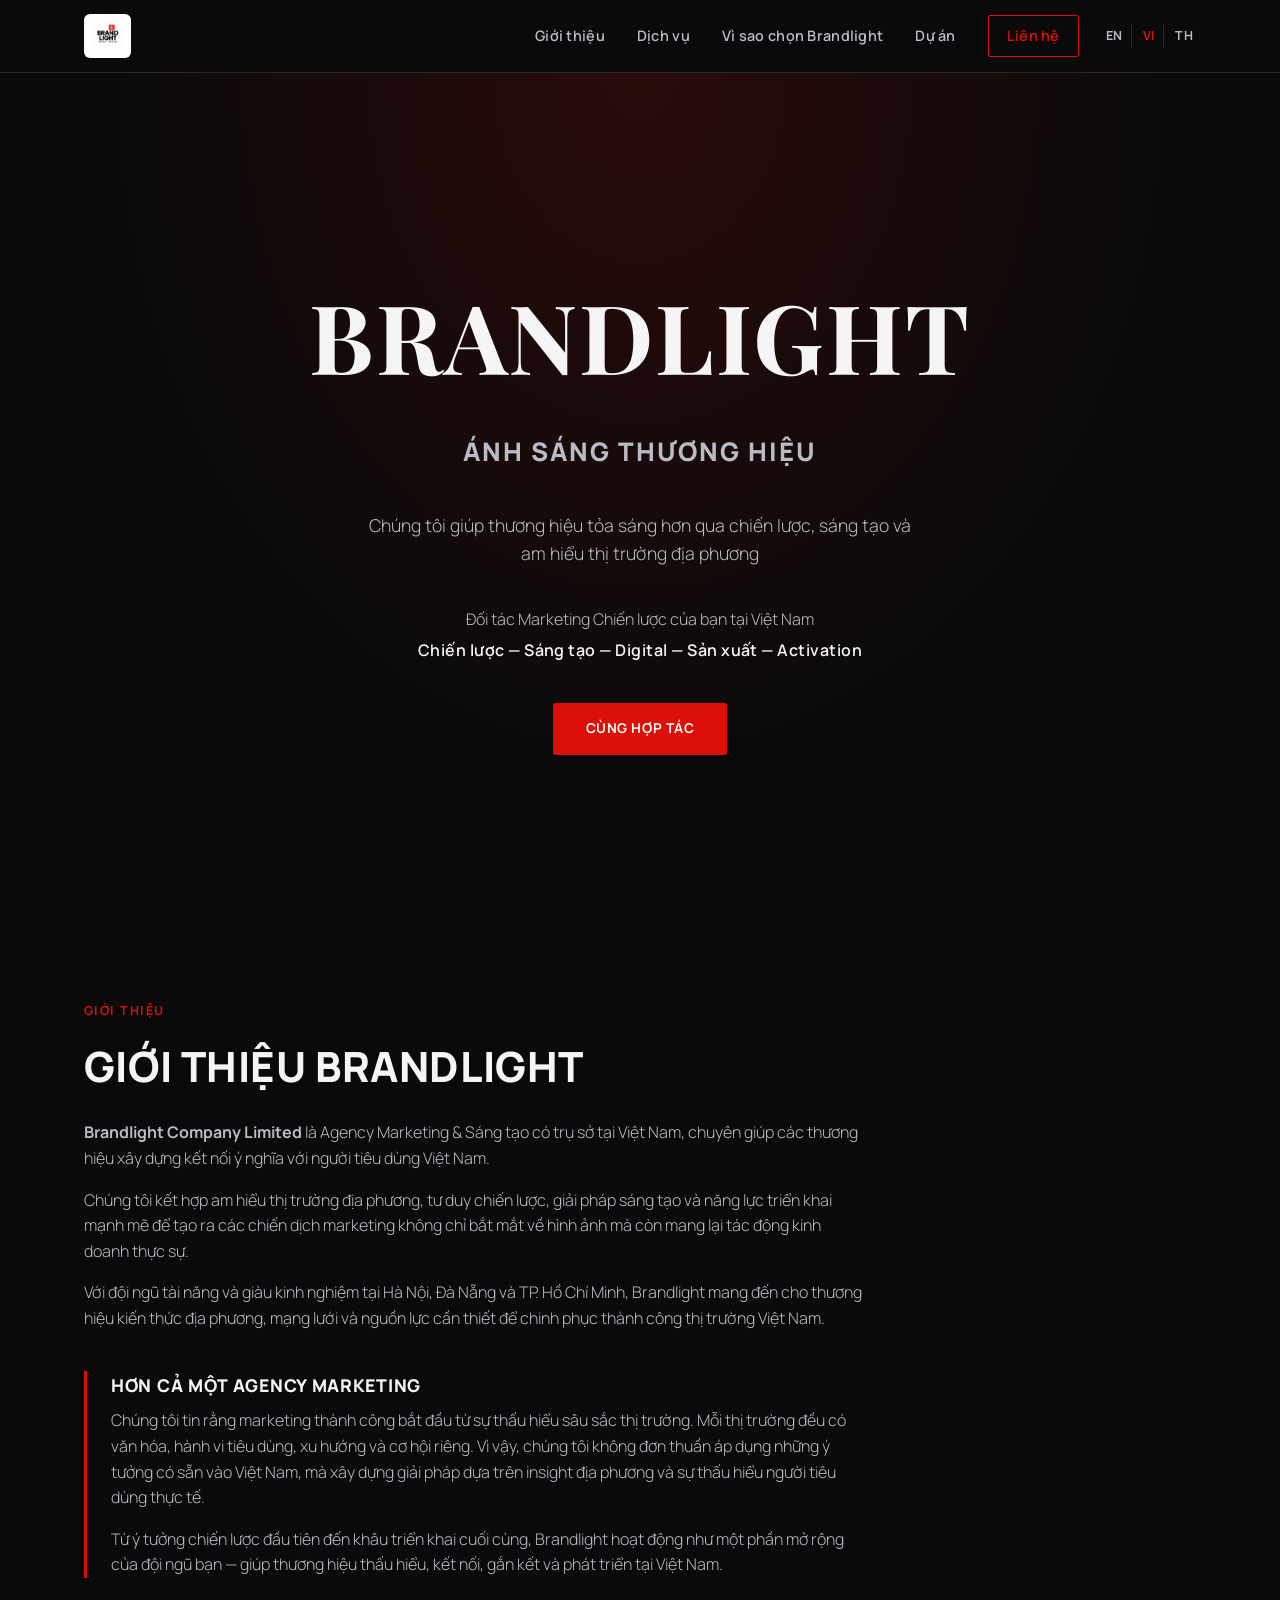
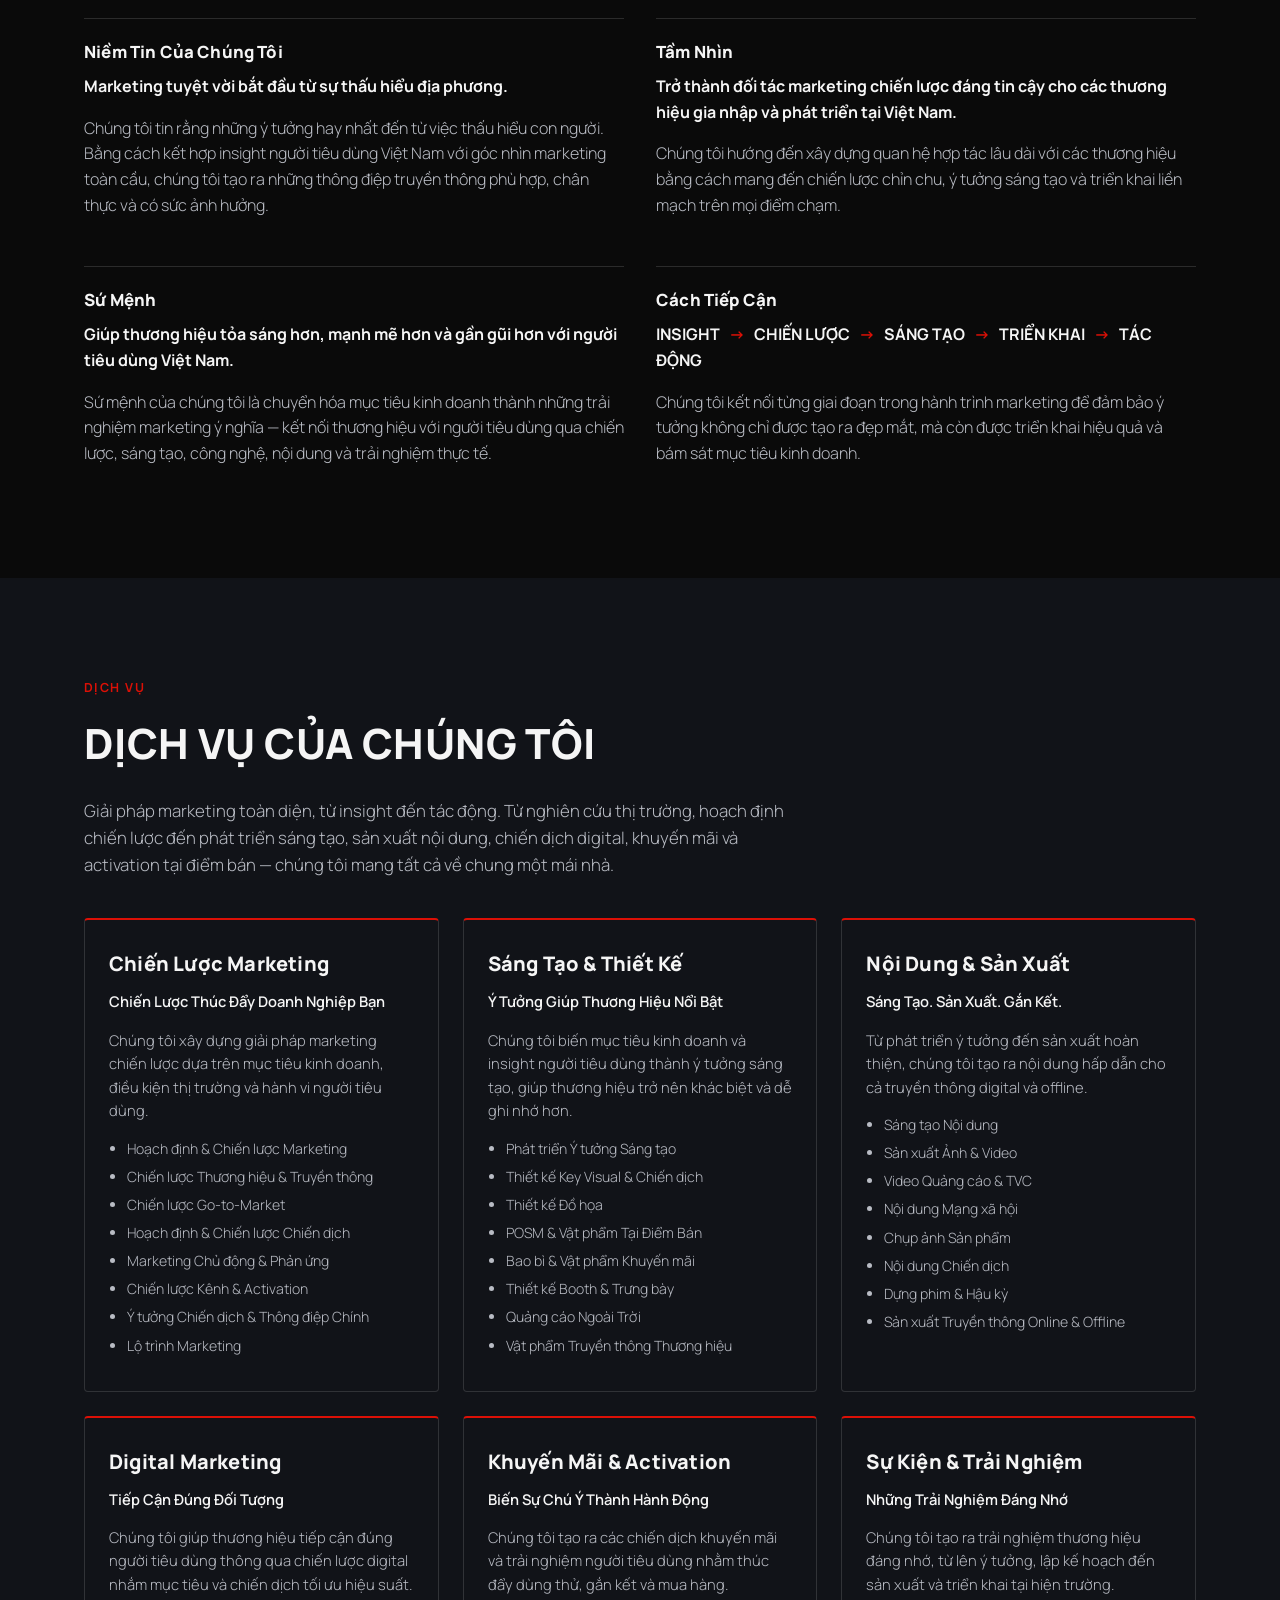
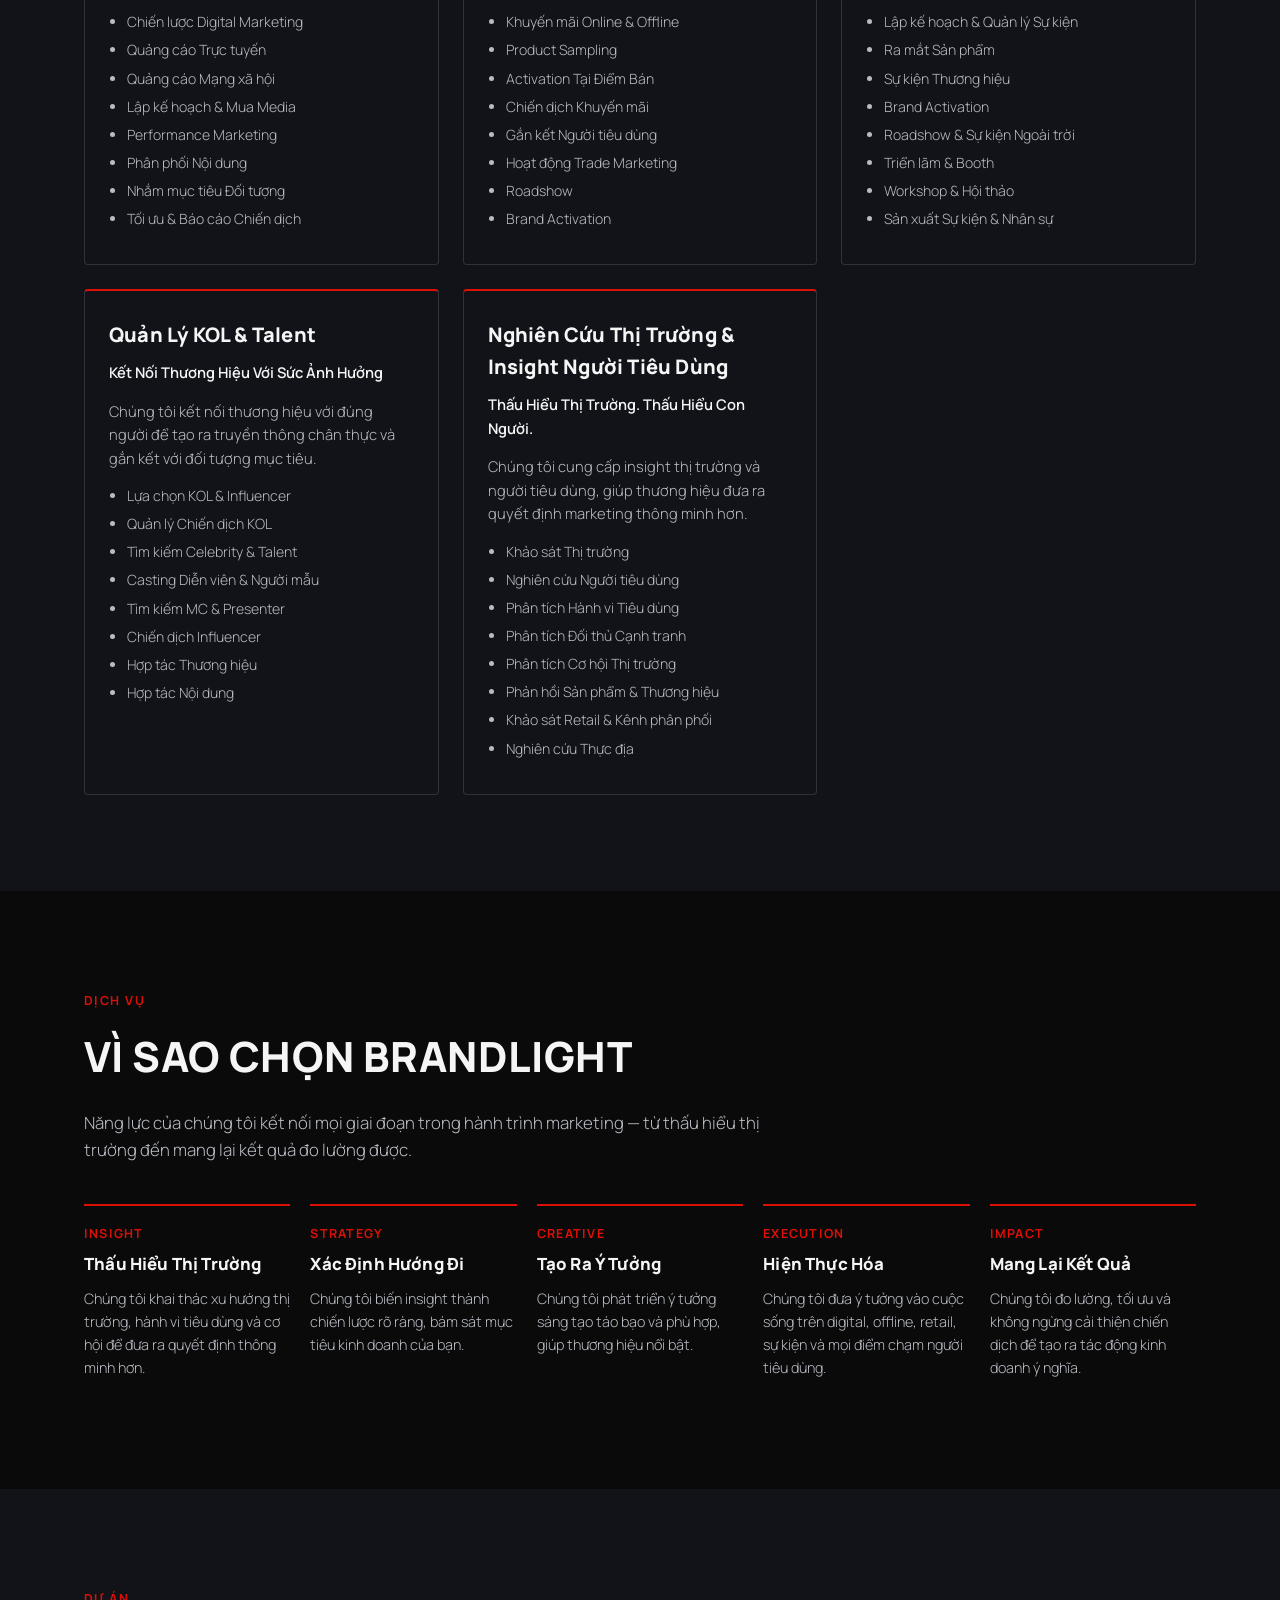
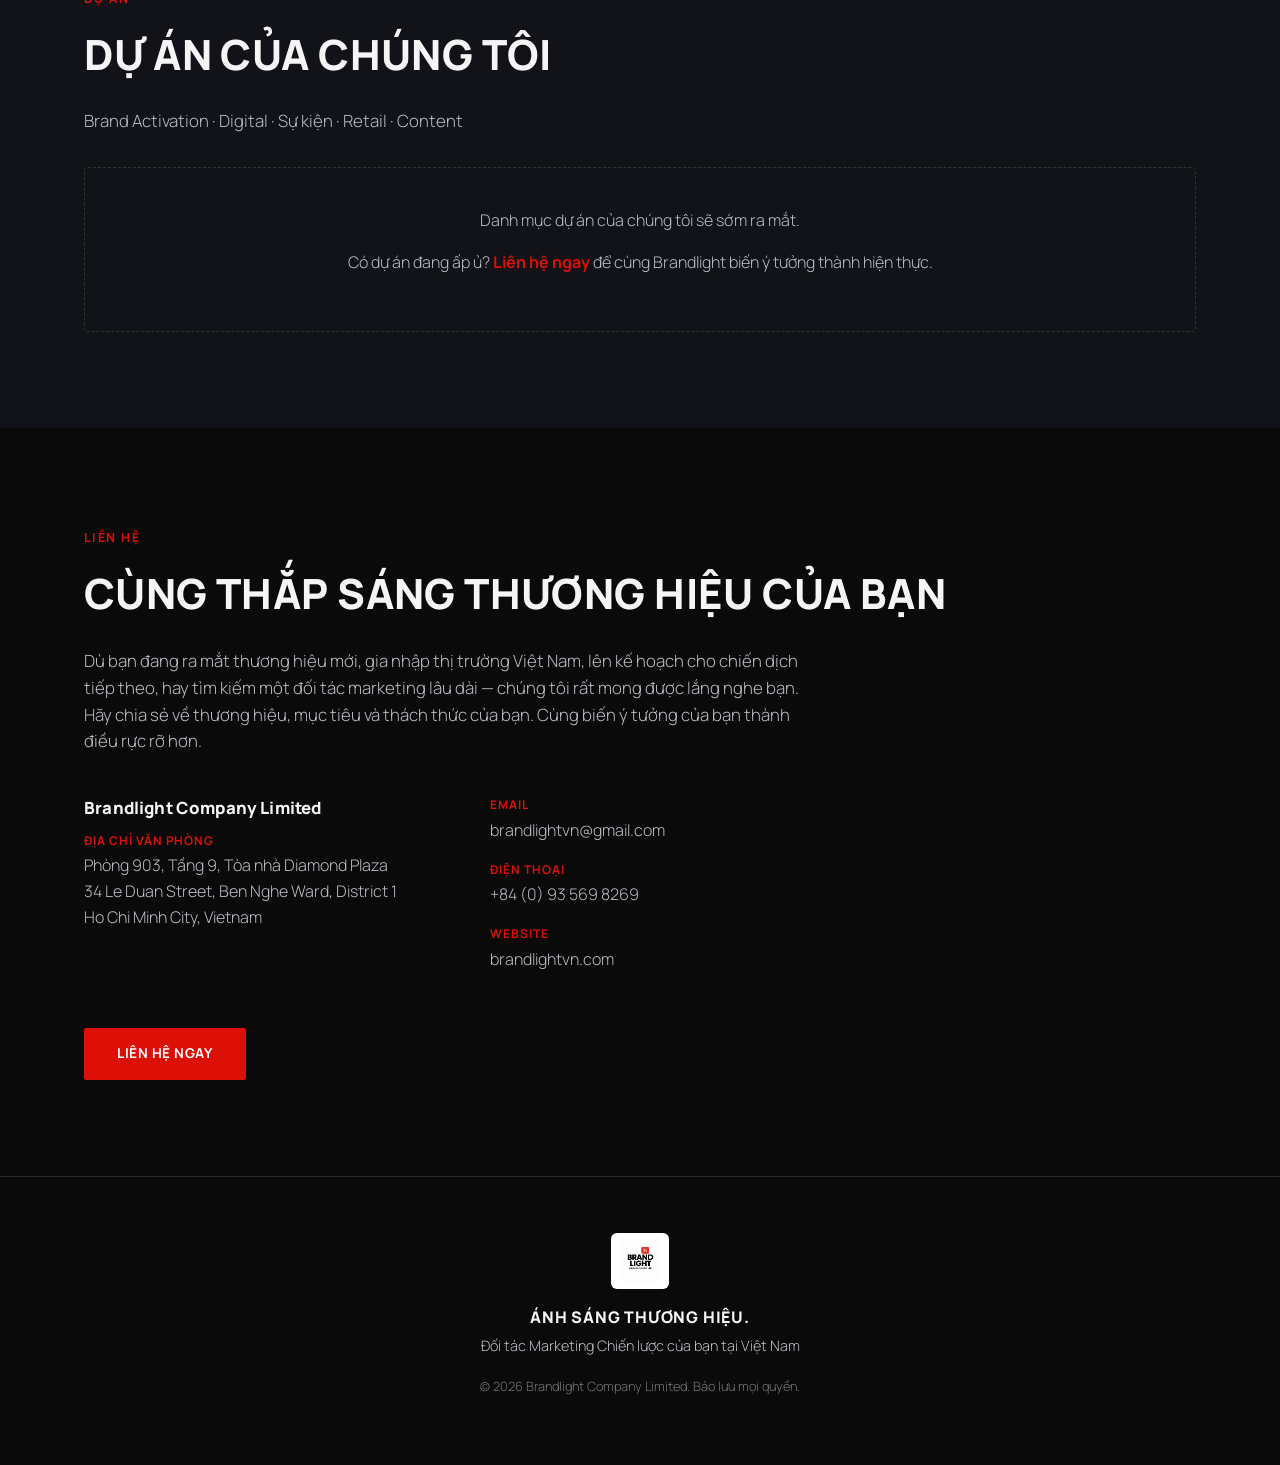
<file: vi/index.html>
<!DOCTYPE html>
<html lang="vi">
<head>
<meta charset="UTF-8">
<meta name="viewport" content="width=device-width, initial-scale=1.0">
<title>Brandlight — Đối Tác Marketing Chiến Lược Tại Việt Nam</title>
<meta name="description" content="Brandlight là Agency Marketing &amp; Sáng tạo tại Việt Nam, giúp thương hiệu xây dựng kết nối ý nghĩa với người tiêu dùng Việt Nam qua chiến lược, sáng tạo, nội dung, digital, activation, sự kiện và KOL.">
<meta name="theme-color" content="#0a0a0a">

<link rel="canonical" href="https://brandlightvn.com/vi/">
<link rel="alternate" hreflang="en" href="https://brandlightvn.com/">
<link rel="alternate" hreflang="vi" href="https://brandlightvn.com/vi/">
<link rel="alternate" hreflang="th" href="https://brandlightvn.com/th/">
<link rel="alternate" hreflang="x-default" href="https://brandlightvn.com/">

<meta property="og:type" content="website">
<meta property="og:title" content="Brandlight — Ánh Sáng Thương Hiệu">
<meta property="og:description" content="Đối tác Marketing Chiến lược của bạn tại Việt Nam. Chiến lược · Sáng tạo · Digital · Sản xuất · Activation.">
<meta property="og:image" content="../assets/logo.png">
<meta name="twitter:card" content="summary">

<link rel="icon" type="image/png" href="../assets/logo.png">
<link rel="preconnect" href="https://fonts.googleapis.com">
<link rel="preconnect" href="https://fonts.gstatic.com" crossorigin>
<link href="https://fonts.googleapis.com/css2?family=Playfair+Display:wght@600;700&family=Manrope:wght@300;400;600;700;800&display=swap" rel="stylesheet">
<link rel="stylesheet" href="../assets/style.css">
</head>
<body>

<header class="site-header" id="top">
  <div class="header-inner">
    <a class="brand" href="#top" aria-label="Brandlight — Trang chủ">
      <img src="../assets/logo.png" alt="Brandlight logo" class="brand-logo">
    </a>
    <div class="header-right">
      <nav class="main-nav" id="main-nav">
        <a href="#about">Giới thiệu</a>
        <a href="#services">Dịch vụ</a>
        <a href="#why">Vì sao chọn Brandlight</a>
        <a href="#work">Dự án</a>
        <a href="#contact" class="nav-cta">Liên hệ</a>
      </nav>
      <div class="lang-switch">
        <a href="/">EN</a>
        <a href="/vi/" class="active">VI</a>
        <a href="/th/">TH</a>
      </div>
      <button class="nav-toggle" id="nav-toggle" aria-label="Toggle menu" aria-expanded="false">
        <span></span><span></span><span></span>
      </button>
    </div>
  </div>
</header>

<main>

  <section class="hero" id="home">
    <div class="hero-inner">
      <h1 class="hero-title">BRANDLIGHT</h1>
      <p class="hero-tagline">ÁNH SÁNG THƯƠNG HIỆU</p>
      <p class="hero-desc">Chúng tôi giúp thương hiệu tỏa sáng hơn qua chiến lược, sáng tạo và am hiểu thị trường địa phương</p>
      <div class="hero-sub">
        <p>Đối tác Marketing Chiến lược của bạn tại Việt Nam</p>
        <p class="hero-services-line">Chiến lược — Sáng tạo — Digital — Sản xuất — Activation</p>
      </div>
      <a href="#contact" class="btn btn-primary">Cùng Hợp Tác</a>
    </div>
  </section>

  <section class="section" id="about">
    <div class="section-inner">
      <p class="eyebrow">Giới thiệu</p>
      <h2>GIỚI THIỆU BRANDLIGHT</h2>
      <div class="about-copy">
        <p><strong>Brandlight Company Limited</strong> là Agency Marketing &amp; Sáng tạo có trụ sở tại Việt Nam, chuyên giúp các thương hiệu xây dựng kết nối ý nghĩa với người tiêu dùng Việt Nam.</p>
        <p>Chúng tôi kết hợp am hiểu thị trường địa phương, tư duy chiến lược, giải pháp sáng tạo và năng lực triển khai mạnh mẽ để tạo ra các chiến dịch marketing không chỉ bắt mắt về hình ảnh mà còn mang lại tác động kinh doanh thực sự.</p>
        <p>Với đội ngũ tài năng và giàu kinh nghiệm tại Hà Nội, Đà Nẵng và TP. Hồ Chí Minh, Brandlight mang đến cho thương hiệu kiến thức địa phương, mạng lưới và nguồn lực cần thiết để chinh phục thành công thị trường Việt Nam.</p>
      </div>

      <div class="about-highlight">
        <h3>HƠN CẢ MỘT AGENCY MARKETING</h3>
        <p>Chúng tôi tin rằng marketing thành công bắt đầu từ sự thấu hiểu sâu sắc thị trường. Mỗi thị trường đều có văn hóa, hành vi tiêu dùng, xu hướng và cơ hội riêng. Vì vậy, chúng tôi không đơn thuần áp dụng những ý tưởng có sẵn vào Việt Nam, mà xây dựng giải pháp dựa trên insight địa phương và sự thấu hiểu người tiêu dùng thực tế.</p>
        <p>Từ ý tưởng chiến lược đầu tiên đến khâu triển khai cuối cùng, Brandlight hoạt động như một phần mở rộng của đội ngũ bạn — giúp thương hiệu thấu hiểu, kết nối, gắn kết và phát triển tại Việt Nam.</p>
      </div>

      <div class="pillars-grid">
        <div class="pillar">
          <h4>Niềm Tin Của Chúng Tôi</h4>
          <p class="pillar-lead">Marketing tuyệt vời bắt đầu từ sự thấu hiểu địa phương.</p>
          <p>Chúng tôi tin rằng những ý tưởng hay nhất đến từ việc thấu hiểu con người. Bằng cách kết hợp insight người tiêu dùng Việt Nam với góc nhìn marketing toàn cầu, chúng tôi tạo ra những thông điệp truyền thông phù hợp, chân thực và có sức ảnh hưởng.</p>
        </div>
        <div class="pillar">
          <h4>Tầm Nhìn</h4>
          <p class="pillar-lead">Trở thành đối tác marketing chiến lược đáng tin cậy cho các thương hiệu gia nhập và phát triển tại Việt Nam.</p>
          <p>Chúng tôi hướng đến xây dựng quan hệ hợp tác lâu dài với các thương hiệu bằng cách mang đến chiến lược chỉn chu, ý tưởng sáng tạo và triển khai liền mạch trên mọi điểm chạm.</p>
        </div>
        <div class="pillar">
          <h4>Sứ Mệnh</h4>
          <p class="pillar-lead">Giúp thương hiệu tỏa sáng hơn, mạnh mẽ hơn và gần gũi hơn với người tiêu dùng Việt Nam.</p>
          <p>Sứ mệnh của chúng tôi là chuyển hóa mục tiêu kinh doanh thành những trải nghiệm marketing ý nghĩa — kết nối thương hiệu với người tiêu dùng qua chiến lược, sáng tạo, công nghệ, nội dung và trải nghiệm thực tế.</p>
        </div>
        <div class="pillar">
          <h4>Cách Tiếp Cận</h4>
          <p class="pillar-lead approach-flow">INSIGHT <span>→</span> CHIẾN LƯỢC <span>→</span> SÁNG TẠO <span>→</span> TRIỂN KHAI <span>→</span> TÁC ĐỘNG</p>
          <p>Chúng tôi kết nối từng giai đoạn trong hành trình marketing để đảm bảo ý tưởng không chỉ được tạo ra đẹp mắt, mà còn được triển khai hiệu quả và bám sát mục tiêu kinh doanh.</p>
        </div>
      </div>
    </div>
  </section>

  <section class="section section-alt" id="services">
    <div class="section-inner">
      <p class="eyebrow">Dịch vụ</p>
      <h2>DỊCH VỤ CỦA CHÚNG TÔI</h2>
      <p class="section-lead">Giải pháp marketing toàn diện, từ insight đến tác động. Từ nghiên cứu thị trường, hoạch định chiến lược đến phát triển sáng tạo, sản xuất nội dung, chiến dịch digital, khuyến mãi và activation tại điểm bán — chúng tôi mang tất cả về chung một mái nhà.</p>

      <div class="services-grid">

        <article class="service-card">
          <h3>Chiến Lược Marketing</h3>
          <p class="service-tag">Chiến Lược Thúc Đẩy Doanh Nghiệp Bạn</p>
          <p class="service-desc">Chúng tôi xây dựng giải pháp marketing chiến lược dựa trên mục tiêu kinh doanh, điều kiện thị trường và hành vi người tiêu dùng.</p>
          <ul>
            <li>Hoạch định &amp; Chiến lược Marketing</li>
            <li>Chiến lược Thương hiệu &amp; Truyền thông</li>
            <li>Chiến lược Go-to-Market</li>
            <li>Hoạch định &amp; Chiến lược Chiến dịch</li>
            <li>Marketing Chủ động &amp; Phản ứng</li>
            <li>Chiến lược Kênh &amp; Activation</li>
            <li>Ý tưởng Chiến dịch &amp; Thông điệp Chính</li>
            <li>Lộ trình Marketing</li>
          </ul>
        </article>

        <article class="service-card">
          <h3>Sáng Tạo &amp; Thiết Kế</h3>
          <p class="service-tag">Ý Tưởng Giúp Thương Hiệu Nổi Bật</p>
          <p class="service-desc">Chúng tôi biến mục tiêu kinh doanh và insight người tiêu dùng thành ý tưởng sáng tạo, giúp thương hiệu trở nên khác biệt và dễ ghi nhớ hơn.</p>
          <ul>
            <li>Phát triển Ý tưởng Sáng tạo</li>
            <li>Thiết kế Key Visual &amp; Chiến dịch</li>
            <li>Thiết kế Đồ họa</li>
            <li>POSM &amp; Vật phẩm Tại Điểm Bán</li>
            <li>Bao bì &amp; Vật phẩm Khuyến mãi</li>
            <li>Thiết kế Booth &amp; Trưng bày</li>
            <li>Quảng cáo Ngoài Trời</li>
            <li>Vật phẩm Truyền thông Thương hiệu</li>
          </ul>
        </article>

        <article class="service-card">
          <h3>Nội Dung &amp; Sản Xuất</h3>
          <p class="service-tag">Sáng Tạo. Sản Xuất. Gắn Kết.</p>
          <p class="service-desc">Từ phát triển ý tưởng đến sản xuất hoàn thiện, chúng tôi tạo ra nội dung hấp dẫn cho cả truyền thông digital và offline.</p>
          <ul>
            <li>Sáng tạo Nội dung</li>
            <li>Sản xuất Ảnh &amp; Video</li>
            <li>Video Quảng cáo &amp; TVC</li>
            <li>Nội dung Mạng xã hội</li>
            <li>Chụp ảnh Sản phẩm</li>
            <li>Nội dung Chiến dịch</li>
            <li>Dựng phim &amp; Hậu kỳ</li>
            <li>Sản xuất Truyền thông Online &amp; Offline</li>
          </ul>
        </article>

        <article class="service-card">
          <h3>Digital Marketing</h3>
          <p class="service-tag">Tiếp Cận Đúng Đối Tượng</p>
          <p class="service-desc">Chúng tôi giúp thương hiệu tiếp cận đúng người tiêu dùng thông qua chiến lược digital nhắm mục tiêu và chiến dịch tối ưu hiệu suất.</p>
          <ul>
            <li>Chiến lược Digital Marketing</li>
            <li>Quảng cáo Trực tuyến</li>
            <li>Quảng cáo Mạng xã hội</li>
            <li>Lập kế hoạch &amp; Mua Media</li>
            <li>Performance Marketing</li>
            <li>Phân phối Nội dung</li>
            <li>Nhắm mục tiêu Đối tượng</li>
            <li>Tối ưu &amp; Báo cáo Chiến dịch</li>
          </ul>
        </article>

        <article class="service-card">
          <h3>Khuyến Mãi &amp; Activation</h3>
          <p class="service-tag">Biến Sự Chú Ý Thành Hành Động</p>
          <p class="service-desc">Chúng tôi tạo ra các chiến dịch khuyến mãi và trải nghiệm người tiêu dùng nhằm thúc đẩy dùng thử, gắn kết và mua hàng.</p>
          <ul>
            <li>Khuyến mãi Online &amp; Offline</li>
            <li>Product Sampling</li>
            <li>Activation Tại Điểm Bán</li>
            <li>Chiến dịch Khuyến mãi</li>
            <li>Gắn kết Người tiêu dùng</li>
            <li>Hoạt động Trade Marketing</li>
            <li>Roadshow</li>
            <li>Brand Activation</li>
          </ul>
        </article>

        <article class="service-card">
          <h3>Sự Kiện &amp; Trải Nghiệm</h3>
          <p class="service-tag">Những Trải Nghiệm Đáng Nhớ</p>
          <p class="service-desc">Chúng tôi tạo ra trải nghiệm thương hiệu đáng nhớ, từ lên ý tưởng, lập kế hoạch đến sản xuất và triển khai tại hiện trường.</p>
          <ul>
            <li>Lập kế hoạch &amp; Quản lý Sự kiện</li>
            <li>Ra mắt Sản phẩm</li>
            <li>Sự kiện Thương hiệu</li>
            <li>Brand Activation</li>
            <li>Roadshow &amp; Sự kiện Ngoài trời</li>
            <li>Triển lãm &amp; Booth</li>
            <li>Workshop &amp; Hội thảo</li>
            <li>Sản xuất Sự kiện &amp; Nhân sự</li>
          </ul>
        </article>

        <article class="service-card">
          <h3>Quản Lý KOL &amp; Talent</h3>
          <p class="service-tag">Kết Nối Thương Hiệu Với Sức Ảnh Hưởng</p>
          <p class="service-desc">Chúng tôi kết nối thương hiệu với đúng người để tạo ra truyền thông chân thực và gắn kết với đối tượng mục tiêu.</p>
          <ul>
            <li>Lựa chọn KOL &amp; Influencer</li>
            <li>Quản lý Chiến dịch KOL</li>
            <li>Tìm kiếm Celebrity &amp; Talent</li>
            <li>Casting Diễn viên &amp; Người mẫu</li>
            <li>Tìm kiếm MC &amp; Presenter</li>
            <li>Chiến dịch Influencer</li>
            <li>Hợp tác Thương hiệu</li>
            <li>Hợp tác Nội dung</li>
          </ul>
        </article>

        <article class="service-card">
          <h3>Nghiên Cứu Thị Trường &amp; Insight Người Tiêu Dùng</h3>
          <p class="service-tag">Thấu Hiểu Thị Trường. Thấu Hiểu Con Người.</p>
          <p class="service-desc">Chúng tôi cung cấp insight thị trường và người tiêu dùng, giúp thương hiệu đưa ra quyết định marketing thông minh hơn.</p>
          <ul>
            <li>Khảo sát Thị trường</li>
            <li>Nghiên cứu Người tiêu dùng</li>
            <li>Phân tích Hành vi Tiêu dùng</li>
            <li>Phân tích Đối thủ Cạnh tranh</li>
            <li>Phân tích Cơ hội Thị trường</li>
            <li>Phản hồi Sản phẩm &amp; Thương hiệu</li>
            <li>Khảo sát Retail &amp; Kênh phân phối</li>
            <li>Nghiên cứu Thực địa</li>
          </ul>
        </article>

      </div>
    </div>
  </section>

  <section class="section" id="why">
    <div class="section-inner">
      <p class="eyebrow">Dịch vụ</p>
      <h2>VÌ SAO CHỌN BRANDLIGHT</h2>
      <p class="section-lead">Năng lực của chúng tôi kết nối mọi giai đoạn trong hành trình marketing — từ thấu hiểu thị trường đến mang lại kết quả đo lường được.</p>

      <div class="capabilities">
        <div class="capability">
          <span class="capability-step">Insight</span>
          <h4>Thấu Hiểu Thị Trường</h4>
          <p>Chúng tôi khai thác xu hướng thị trường, hành vi tiêu dùng và cơ hội để đưa ra quyết định thông minh hơn.</p>
        </div>
        <div class="capability">
          <span class="capability-step">Strategy</span>
          <h4>Xác Định Hướng Đi</h4>
          <p>Chúng tôi biến insight thành chiến lược rõ ràng, bám sát mục tiêu kinh doanh của bạn.</p>
        </div>
        <div class="capability">
          <span class="capability-step">Creative</span>
          <h4>Tạo Ra Ý Tưởng</h4>
          <p>Chúng tôi phát triển ý tưởng sáng tạo táo bạo và phù hợp, giúp thương hiệu nổi bật.</p>
        </div>
        <div class="capability">
          <span class="capability-step">Execution</span>
          <h4>Hiện Thực Hóa</h4>
          <p>Chúng tôi đưa ý tưởng vào cuộc sống trên digital, offline, retail, sự kiện và mọi điểm chạm người tiêu dùng.</p>
        </div>
        <div class="capability">
          <span class="capability-step">Impact</span>
          <h4>Mang Lại Kết Quả</h4>
          <p>Chúng tôi đo lường, tối ưu và không ngừng cải thiện chiến dịch để tạo ra tác động kinh doanh ý nghĩa.</p>
        </div>
      </div>
    </div>
  </section>

  <section class="section section-alt" id="work">
    <div class="section-inner">
      <p class="eyebrow">Dự án</p>
      <h2>DỰ ÁN CỦA CHÚNG TÔI</h2>
      <p class="section-lead">Brand Activation · Digital · Sự kiện · Retail · Content</p>
      <div class="work-placeholder">
        <p>Danh mục dự án của chúng tôi sẽ sớm ra mắt.</p>
        <p>Có dự án đang ấp ủ? <a href="#contact">Liên hệ ngay</a> để cùng Brandlight biến ý tưởng thành hiện thực.</p>
      </div>
    </div>
  </section>

  <section class="section contact-section" id="contact">
    <div class="section-inner">
      <p class="eyebrow">Liên hệ</p>
      <h2>CÙNG THẮP SÁNG THƯƠNG HIỆU CỦA BẠN</h2>
      <p class="section-lead">Dù bạn đang ra mắt thương hiệu mới, gia nhập thị trường Việt Nam, lên kế hoạch cho chiến dịch tiếp theo, hay tìm kiếm một đối tác marketing lâu dài — chúng tôi rất mong được lắng nghe bạn. Hãy chia sẻ về thương hiệu, mục tiêu và thách thức của bạn. Cùng biến ý tưởng của bạn thành điều rực rỡ hơn.</p>

      <div class="contact-grid">
        <div class="contact-block">
          <h4>Brandlight Company Limited</h4>
          <p class="contact-label">Địa chỉ văn phòng</p>
          <p>Phòng 903, Tầng 9, Tòa nhà Diamond Plaza<br>
          34 Le Duan Street, Ben Nghe Ward, District 1<br>
          Ho Chi Minh City, Vietnam</p>
        </div>
        <div class="contact-block">
          <p class="contact-label">Email</p>
          <p><a href="mailto:brandlightvn@gmail.com">brandlightvn@gmail.com</a></p>
          <p class="contact-label">Điện thoại</p>
          <p><a href="tel:+84935698269">+84 (0) 93 569 8269</a></p>
          <p class="contact-label">Website</p>
          <p><a href="https://brandlightvn.com" target="_blank" rel="noopener">brandlightvn.com</a></p>
        </div>
      </div>

      <a href="https://mail.google.com/mail/?view=cm&fs=1&to=brandlightvn@gmail.com&su=Y%C3%AAu%20c%E1%BA%A7u%20t%C6%B0%20v%E1%BA%A5n%20-%20Brandlight" target="_blank" rel="noopener" class="btn btn-primary">Liên Hệ Ngay</a>
    </div>
  </section>

</main>

<footer class="site-footer">
  <div class="footer-inner">
    <img src="../assets/logo.png" alt="Brandlight logo" class="footer-logo">
    <p class="footer-tagline">ÁNH SÁNG THƯƠNG HIỆU.</p>
    <p class="footer-sub">Đối tác Marketing Chiến lược của bạn tại Việt Nam</p>
    <p class="footer-copy">© <span id="year"></span> Brandlight Company Limited. Bảo lưu mọi quyền.</p>
  </div>
</footer>

<script src="../assets/script.js"></script>
</body>
</html>
</file>
<file: assets/style.css>
:root {
  --bg: #0a0a0a;
  --bg-alt: #111318;
  --fg: #f5f5f5;
  --fg-muted: #b9bcc4;
  --accent: #dc1006;
  --accent-soft: rgba(220, 16, 6, 0.15);
  --line: rgba(241, 241, 241, 0.14);
  --font-serif: "Playfair Display", Georgia, serif;
  --font-sans: "Manrope", -apple-system, BlinkMacSystemFont, "Segoe UI", sans-serif;
  --max-width: 1160px;
}

* { box-sizing: border-box; }

html { scroll-behavior: smooth; }

body {
  margin: 0;
  background: var(--bg);
  color: var(--fg);
  font-family: var(--font-sans);
  font-weight: 300;
  line-height: 1.6;
  -webkit-font-smoothing: antialiased;
}

img { max-width: 100%; display: block; }

a { color: inherit; text-decoration: none; }

h1, h2, h3, h4 { font-family: var(--font-sans); font-weight: 800; margin: 0 0 0.5em; letter-spacing: 0.01em; }

h2 { font-size: clamp(1.8rem, 3.5vw, 2.6rem); }
h3 { font-size: 1.25rem; }
h4 { font-size: 1.05rem; }

p { margin: 0 0 1em; color: var(--fg-muted); }

.eyebrow {
  display: inline-block;
  color: var(--accent);
  font-weight: 700;
  letter-spacing: 0.12em;
  text-transform: uppercase;
  font-size: 0.78rem;
  margin-bottom: 0.75rem;
}

.section-inner, .header-inner, .footer-inner {
  max-width: var(--max-width);
  margin: 0 auto;
  padding: 0 24px;
}

.btn {
  display: inline-block;
  padding: 14px 32px;
  border-radius: 2px;
  font-weight: 700;
  letter-spacing: 0.04em;
  text-transform: uppercase;
  font-size: 0.85rem;
  border: 1px solid var(--accent);
  transition: background 0.2s ease, color 0.2s ease;
}
.btn-primary {
  background: var(--accent);
  color: #fff;
}
.btn-primary:hover { background: transparent; color: var(--accent); }

/* Header */
.site-header {
  position: sticky;
  top: 0;
  z-index: 100;
  background: rgba(10, 10, 10, 0.9);
  backdrop-filter: blur(8px);
  border-bottom: 1px solid var(--line);
}
.header-inner {
  display: flex;
  align-items: center;
  justify-content: space-between;
  height: 72px;
}
.header-right {
  display: flex;
  align-items: center;
  gap: 24px;
}
.lang-switch {
  display: flex;
  align-items: center;
  gap: 8px;
  font-size: 0.78rem;
  font-weight: 700;
  letter-spacing: 0.03em;
}
.lang-switch a { color: var(--fg-muted); padding: 2px 3px; }
.lang-switch a:hover { color: var(--fg); }
.lang-switch a.active { color: var(--accent); }
.lang-switch a:not(:last-child) { border-right: 1px solid var(--line); padding-right: 8px; }
.brand-logo {
  height: 44px;
  width: auto;
  background: #fff;
  padding: 4px 8px;
  border-radius: 6px;
}
.main-nav {
  display: flex;
  align-items: center;
  gap: 32px;
}
.main-nav a {
  font-size: 0.9rem;
  font-weight: 600;
  color: var(--fg-muted);
  letter-spacing: 0.02em;
}
.main-nav a:hover { color: var(--fg); }
.main-nav a.nav-cta {
  color: var(--accent);
  border: 1px solid var(--accent);
  padding: 8px 18px;
  border-radius: 2px;
}
.main-nav a.nav-cta:hover { background: var(--accent); color: #fff; }

.nav-toggle {
  display: none;
  flex-direction: column;
  justify-content: center;
  gap: 5px;
  width: 40px;
  height: 40px;
  background: transparent;
  border: none;
  cursor: pointer;
}
.nav-toggle span {
  display: block;
  height: 2px;
  background: var(--fg);
  width: 100%;
}

/* Hero */
.hero {
  min-height: 92vh;
  display: flex;
  align-items: center;
  justify-content: center;
  text-align: center;
  padding: 120px 24px 80px;
  background:
    radial-gradient(ellipse at 50% 0%, var(--accent-soft), transparent 60%),
    var(--bg);
}
.hero-inner { max-width: 780px; }
.hero-title {
  font-family: var(--font-serif);
  font-weight: 700;
  font-size: clamp(3rem, 9vw, 6rem);
  letter-spacing: 0.02em;
  margin-bottom: 0.2em;
}
.hero-tagline {
  font-weight: 800;
  letter-spacing: 0.08em;
  font-size: clamp(1.1rem, 2.5vw, 1.6rem);
  margin-bottom: 1.5em;
}
.hero-desc {
  font-size: 1.1rem;
  color: var(--fg-muted);
  max-width: 560px;
  margin-left: auto;
  margin-right: auto;
}
.hero-sub { margin: 2.5em 0; }
.hero-sub p { margin: 0.3em 0; }
.hero-services-line { color: var(--fg); font-weight: 600; letter-spacing: 0.03em; }

/* Sections */
.section { padding: 96px 0; }
.section-alt { background: var(--bg-alt); }
.section-lead { max-width: 720px; font-size: 1.05rem; }

.about-copy { max-width: 780px; }
.about-highlight {
  max-width: 780px;
  border-left: 3px solid var(--accent);
  padding-left: 24px;
  margin: 2.5em 0;
}
.about-highlight h3 { font-size: 1.1rem; letter-spacing: 0.04em; }

.pillars-grid {
  display: grid;
  grid-template-columns: repeat(2, 1fr);
  gap: 32px;
  margin-top: 2.5em;
}
.pillar {
  border-top: 1px solid var(--line);
  padding-top: 20px;
}
.pillar-lead { color: var(--fg); font-weight: 700; }
.approach-flow span { color: var(--accent); margin: 0 6px; }

/* Services */
.services-grid {
  display: grid;
  grid-template-columns: repeat(auto-fit, minmax(280px, 1fr));
  gap: 24px;
  margin-top: 2.5em;
}
.service-card {
  background: var(--bg);
  border: 1px solid var(--line);
  border-top: 2px solid var(--accent);
  border-radius: 4px;
  padding: 28px 24px;
  position: relative;
}
.section-alt .service-card { background: var(--bg-alt); }
.service-tag { color: var(--fg); font-weight: 600; font-size: 0.92rem; }
.service-desc { font-size: 0.92rem; }
.service-card ul {
  margin: 0;
  padding-left: 18px;
  font-size: 0.88rem;
  color: var(--fg-muted);
}
.service-card li { margin-bottom: 0.4em; }

/* Capabilities */
.capabilities {
  display: grid;
  grid-template-columns: repeat(5, 1fr);
  gap: 20px;
  margin-top: 2.5em;
}
.capability {
  border-top: 2px solid var(--accent);
  padding-top: 18px;
}
.capability-step {
  display: block;
  text-transform: uppercase;
  letter-spacing: 0.1em;
  color: var(--accent);
  font-weight: 700;
  font-size: 0.78rem;
  margin-bottom: 0.6em;
}
.capability p { font-size: 0.9rem; }

/* Our work placeholder */
.work-placeholder {
  margin-top: 2em;
  padding: 40px;
  border: 1px dashed var(--line);
  border-radius: 4px;
  text-align: center;
}
.work-placeholder a { color: var(--accent); font-weight: 700; }

/* Contact */
.contact-grid {
  display: grid;
  grid-template-columns: repeat(2, 1fr);
  gap: 32px;
  margin: 2.5em 0;
  max-width: 780px;
}
.contact-label {
  color: var(--accent);
  font-weight: 700;
  text-transform: uppercase;
  font-size: 0.75rem;
  letter-spacing: 0.08em;
  margin-bottom: 0.3em;
}
.contact-block a:hover { color: var(--accent); }

/* Footer */
.site-footer {
  border-top: 1px solid var(--line);
  padding: 56px 0;
  text-align: center;
}
.footer-logo {
  height: 56px;
  width: auto;
  margin: 0 auto 16px;
  background: #fff;
  padding: 6px 10px;
  border-radius: 6px;
}
.footer-tagline { font-weight: 800; letter-spacing: 0.05em; color: var(--fg); margin-bottom: 0.2em; }
.footer-sub { font-size: 0.9rem; }
.footer-copy { font-size: 0.8rem; opacity: 0.6; margin-top: 1.5em; }

/* Responsive */
@media (max-width: 860px) {
  .pillars-grid { grid-template-columns: 1fr; }
  .capabilities { grid-template-columns: repeat(2, 1fr); }
  .contact-grid { grid-template-columns: 1fr; }
}

@media (max-width: 720px) {
  .main-nav {
    position: absolute;
    top: 72px;
    left: 0;
    right: 0;
    background: var(--bg);
    border-bottom: 1px solid var(--line);
    flex-direction: column;
    align-items: flex-start;
    padding: 16px 24px 24px;
    gap: 18px;
    display: none;
  }
  .main-nav.open { display: flex; }
  .nav-toggle { display: flex; }
  .capabilities { grid-template-columns: 1fr; }
}
</file>
